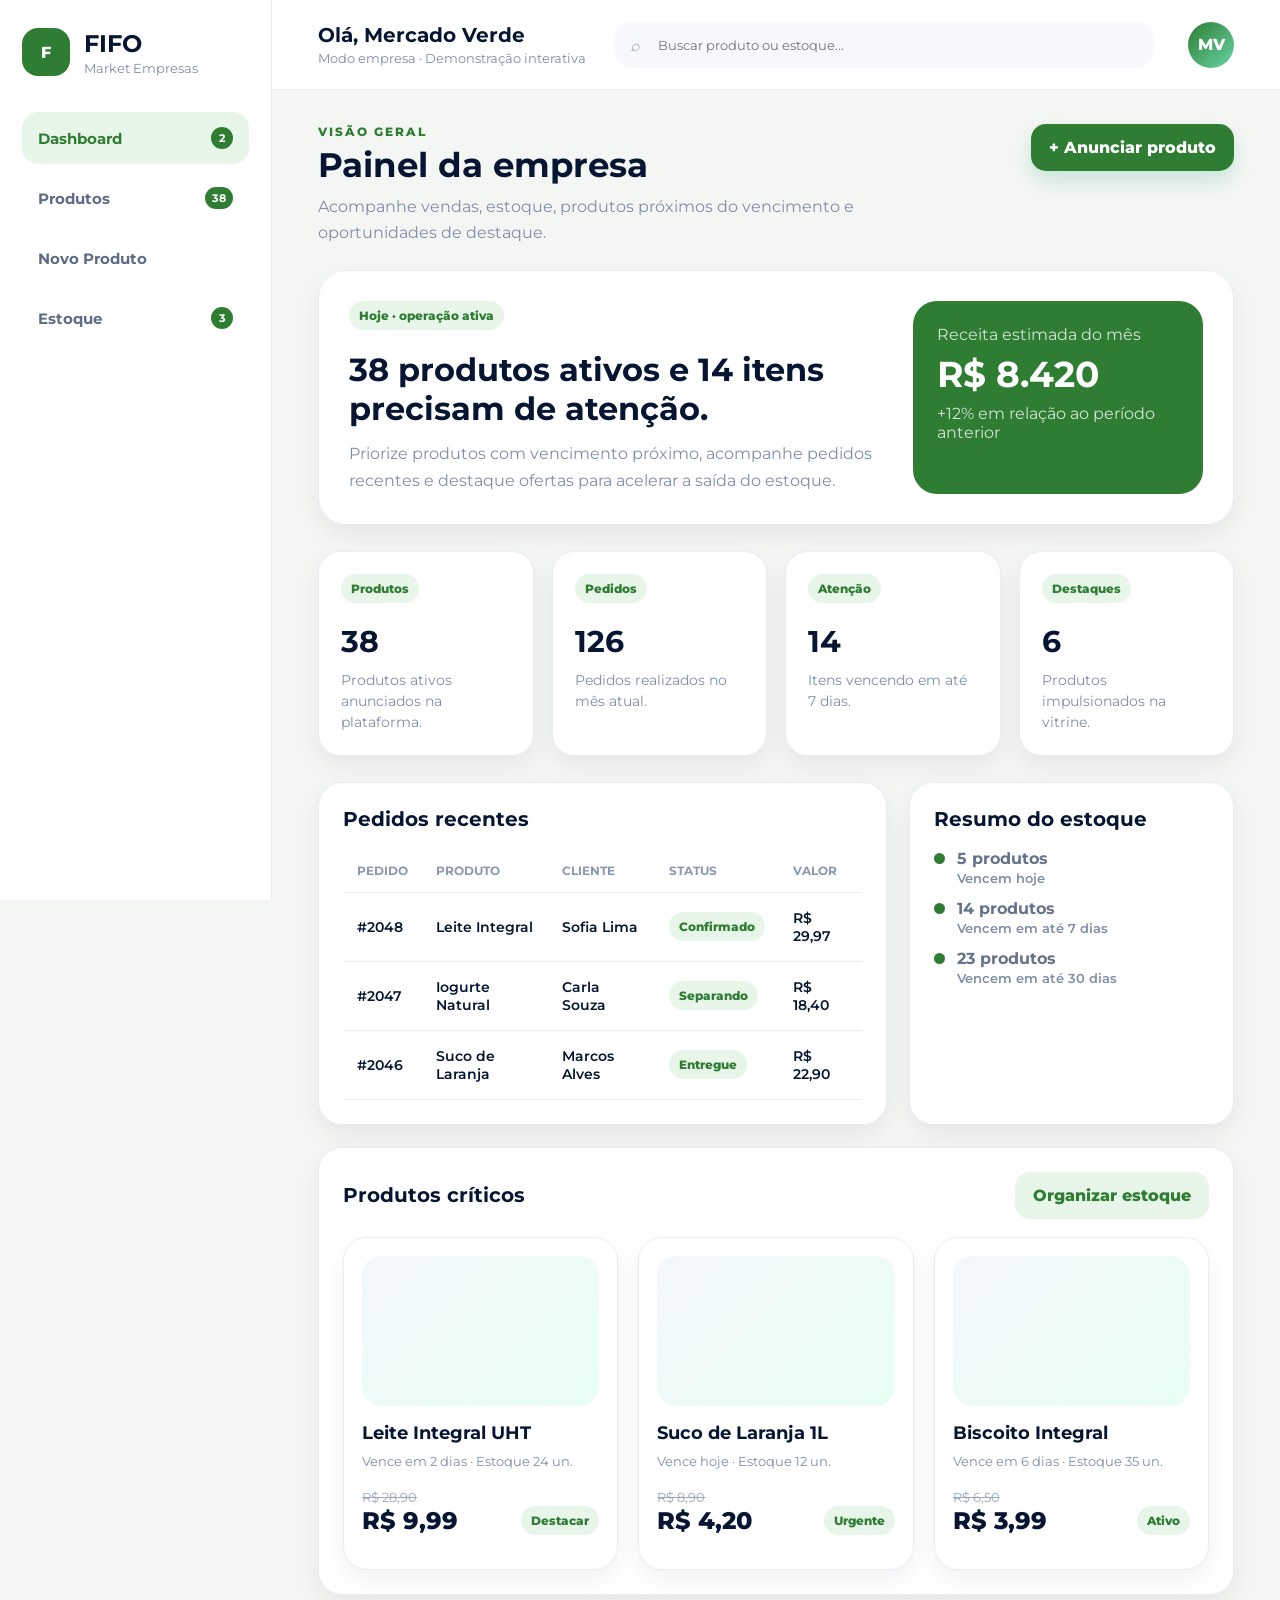
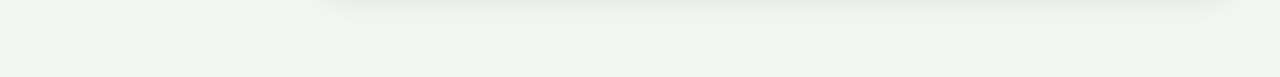
<file: empresa/index.html>
<!DOCTYPE html>

<html lang="pt-BR">

<head>
    <meta charset="utf-8" />
    <meta content="width=device-width, initial-scale=1.0" name="viewport" />
    <title>Dashboard | FIFO Market Empresas</title>
    <link href="../assets/css/empresa-style.css" rel="stylesheet" />
    <link href="../assets/css/empresa-index.css" rel="stylesheet" />
    <link rel="icon" type="image/png" href="../assets/img/favicon.png">
</head>

<body>
    <div class="app">
        <aside class="sidebar">
            <div class="brand">
                <div class="logo-mark">F</div>
                <div>
                    <h2>FIFO</h2><span>Market Empresas</span>
                </div>
            </div>
            <nav class="nav">
                <a class="active" href="index.html"><span>Dashboard</span><b class="badge">2</b></a>
                <a href="pages/produtos.html"><span>Produtos</span><b class="badge">38</b></a>
                <a href="pages/novo-produto.html"><span>Novo Produto</span></a>
                <a href="pages/estoque.html"><span>Estoque</span><b class="badge">3</b></a>
            </nav>
        </aside>
        <main class="main">
            <header class="topbar">
<button type="button" class="botao-menu" id="botaoMenu"><span></span><span></span><span></span></button>
                <div class="hello"><strong>Olá, Mercado Verde</strong><span>Modo empresa · Demonstração
                        interativa</span></div>
                <div class="search"><i>⌕</i><input placeholder="Buscar produto ou estoque..." /></div>
                <div class="top-actions">
                    <div class="avatar">MV</div>
                </div>
            </header>
            <section class="content">
                <div class="page-head">
                    <div>
                        <div class="eyebrow">Visão geral</div>
                        <h1>Painel da empresa</h1>
                        <p>Acompanhe vendas, estoque, produtos próximos do vencimento e oportunidades de destaque.</p>
                    </div><a class="btn" href="pages/novo-produto.html">+ Anunciar produto</a>
                </div>
                <div class="hero">
                    <div><span class="pill">Hoje · operação ativa</span>
                        <h2>38 produtos ativos e 14 itens precisam de atenção.</h2>
                        <p>Priorize produtos com vencimento próximo, acompanhe pedidos recentes e destaque ofertas para
                            acelerar a saída do estoque.</p>
                    </div>
                    <div class="hero-panel"><span>Receita estimada do mês</span><strong>R$ 8.420</strong><span>+12% em
                            relação ao período anterior</span></div>
                </div>
                <div class="metrics">
                    <div class="metric"><span class="pill">Produtos</span>
                        <h3>38</h3>
                        <p>Produtos ativos anunciados na plataforma.</p>
                    </div>
                    <div class="metric"><span class="pill">Pedidos</span>
                        <h3>126</h3>
                        <p>Pedidos realizados no mês atual.</p>
                    </div>
                    <div class="metric"><span class="pill">Atenção</span>
                        <h3>14</h3>
                        <p>Itens vencendo em até 7 dias.</p>
                    </div>
                    <div class="metric"><span class="pill">Destaques</span>
                        <h3>6</h3>
                        <p>Produtos impulsionados na vitrine.</p>
                    </div>
                </div>
                <div class="grid-2">
                    <div class="card">
                        <div class="card-title">
                            <h3>Pedidos recentes</h3>
                        </div>
                        <table class="table">
                            <tr>
                                <th>Pedido</th>
                                <th>Produto</th>
                                <th>Cliente</th>
                                <th>Status</th>
                                <th>Valor</th>
                            </tr>
                            <tr>
                                <td>#2048</td>
                                <td>Leite Integral</td>
                                <td>Sofia Lima</td>
                                <td><span class="status">Confirmado</span></td>
                                <td>R$ 29,97</td>
                            </tr>
                            <tr>
                                <td>#2047</td>
                                <td>Iogurte Natural</td>
                                <td>Carla Souza</td>
                                <td><span class="status">Separando</span></td>
                                <td>R$ 18,40</td>
                            </tr>
                            <tr>
                                <td>#2046</td>
                                <td>Suco de Laranja</td>
                                <td>Marcos Alves</td>
                                <td><span class="status">Entregue</span></td>
                                <td>R$ 22,90</td>
                            </tr>
                        </table>
                    </div>
                    <div class="card">
                        <div class="card-title">
                            <h3>Resumo do estoque</h3>
                        </div>
                        <div class="timeline">
                            <div><span class="dot"></span><span><b>5 produtos</b><br /><small class="muted">Vencem
                                        hoje</small></span></div>
                            <div><span class="dot"></span><span><b>14 produtos</b><br /><small class="muted">Vencem em
                                        até
                                        7 dias</small></span></div>
                            <div><span class="dot"></span><span><b>23 produtos</b><br /><small class="muted">Vencem em
                                        até
                                        30 dias</small></span></div>
                        </div>
                    </div>
                </div>
                <div class="card">
                    <div class="card-title">
                        <h3>Produtos críticos</h3><a class="btn soft" href="pages/estoque.html">Organizar estoque</a>
                    </div>
                    <div class="product-grid">
                        <div class="product">
                            <div class="product-img"></div>
                            <h3>Leite Integral UHT</h3>
                            <p>Vence em 2 dias · Estoque 24 un.</p>
                            <div class="price-row">
                                <div><span class="old">R$ 28,90</span>
                                    <div class="price">R$ 9,99</div>
                                </div><span class="status">Destacar</span>
                            </div>
                        </div>
                        <div class="product">
                            <div class="product-img"></div>
                            <h3>Suco de Laranja 1L</h3>
                            <p>Vence hoje · Estoque 12 un.</p>
                            <div class="price-row">
                                <div><span class="old">R$ 8,90</span>
                                    <div class="price">R$ 4,20</div>
                                </div><span class="status">Urgente</span>
                            </div>
                        </div>
                        <div class="product">
                            <div class="product-img"></div>
                            <h3>Biscoito Integral</h3>
                            <p>Vence em 6 dias · Estoque 35 un.</p>
                            <div class="price-row">
                                <div><span class="old">R$ 6,50</span>
                                    <div class="price">R$ 3,99</div>
                                </div><span class="status">Ativo</span>
                            </div>
                        </div>
                    </div>
                </div>
            </section>
        </main>
    </div>

<script>
const botaoMenu=document.getElementById('botaoMenu');
const sidebar=document.querySelector('.sidebar');
if(botaoMenu&&sidebar){
botaoMenu.addEventListener('click',()=>{
 botaoMenu.classList.toggle('ativo');
 sidebar.classList.toggle('ativo');
});
}
</script>
</body>

</html>
</file>
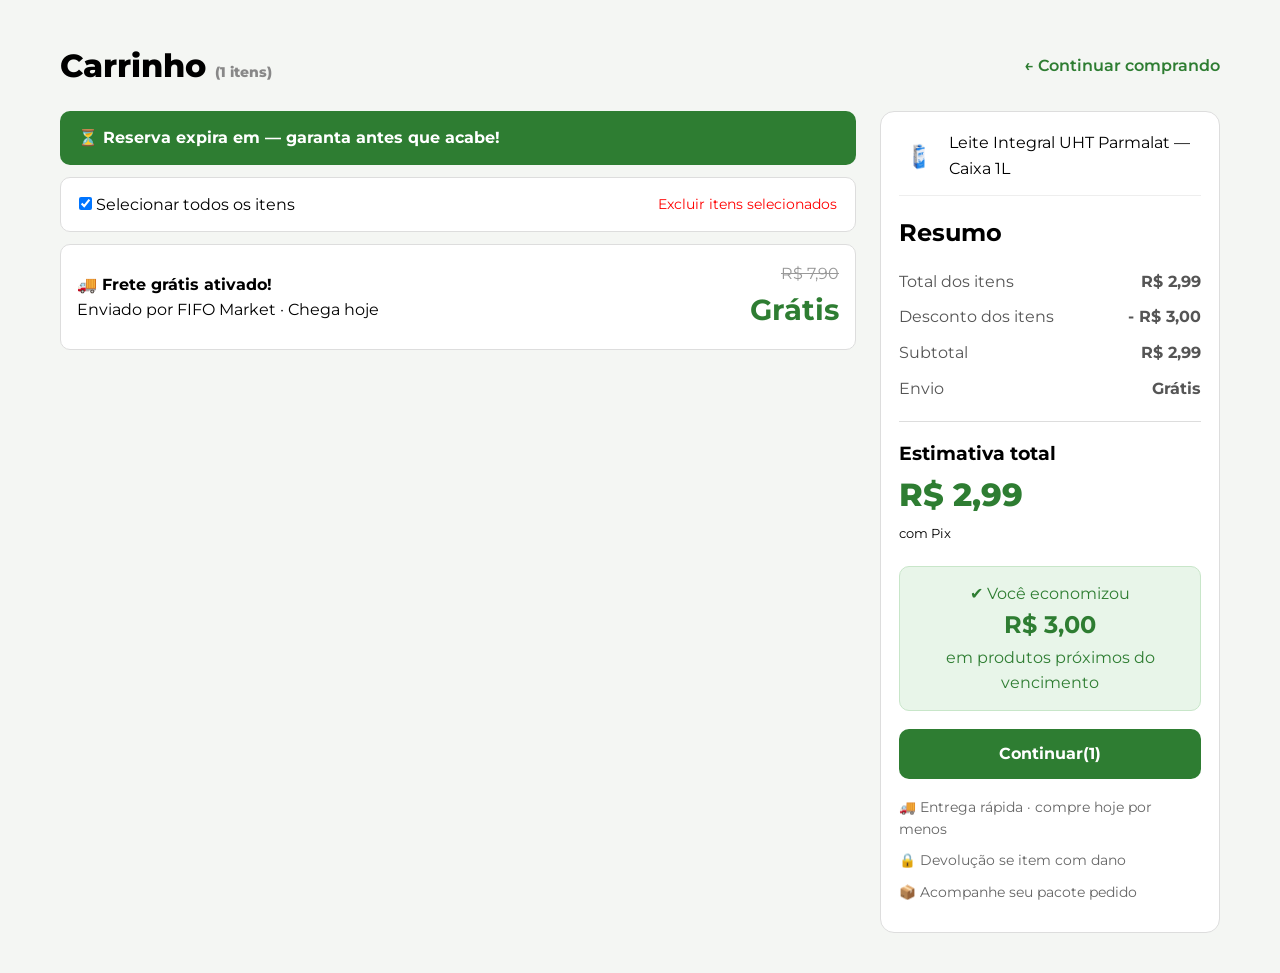
<file: pages/carrinho.html>
<!DOCTYPE html>
<html lang="en">

<head>
    <meta charset="UTF-8">
    <meta name="viewport" content="width=device-width, initial-scale=1.0">
    <title>Carrinho</title>
    <link rel="stylesheet" href="../assets/css/carrinho.css">
    <link href="https://fonts.googleapis.com/css2?family=Montserrat:ital,wght@0,100..900;1,100..900&display=swap"
        rel="stylesheet">
    <link rel="preconnect" href="https://fonts.googleapis.com">
    <link rel="preconnect" href="https://fonts.gstatic.com" crossorigin>
    <link rel="icon" type="image/png" href="../assets/img/favicon.png">
</head>

<body>
    <main class="pagina-carrinho">

        <section class="carrinho-container">

            <div class="cabecalho-carrinho">
                <h1>Carrinho <span>(1 itens)</span></h1>

                <a href="../index.html" class="link-continuar">
                    ← Continuar comprando
                </a>
            </div>

            <div class="grid-carrinho">

                <div class="area-itens-carrinho">

                    <div class="aviso-reserva">
                        ⏳ Reserva expira em — garanta antes que acabe!
                    </div>

                    <div class="barra-selecao">
                        <label>
                            <input type="checkbox" checked>
                            Selecionar todos os itens
                        </label>

                        <a href="#" class="excluir-selecionados">
                            Excluir itens selecionados
                        </a>
                    </div>

                    

                    <div class="card-frete">
                        <div>
                            <strong>🚚 Frete grátis ativado!</strong>
                            <p>Enviado por FIFO Market · Chega hoje</p>
                        </div>

                        <div class="valor-frete">
                            <span>R$ 7,90</span>
                            <strong>Grátis</strong>
                        </div>
                    </div>

                </div>

                <aside class="resumo-carrinho">

                    <div class="produto-resumo">
                        <img src="../assets/img/leite-Photoroom.png" alt="Leite Integral UHT Parmalat">
                        <span>Leite Integral UHT Parmalat — Caixa 1L</span>
                    </div>

                    <h2>Resumo</h2>

                    <div class="linha-resumo">
                        <span>Total dos itens</span>
                        <strong>R$ 2,99</strong>
                    </div>

                    <div class="linha-resumo">
                        <span>Desconto dos itens</span>
                        <strong>- R$ 3,00</strong>
                    </div>

                    <div class="linha-resumo">
                        <span>Subtotal</span>
                        <strong>R$ 2,99</strong>
                    </div>

                    <div class="linha-resumo">
                        <span>Envio</span>
                        <strong>Grátis</strong>
                    </div>

                    <div class="total-carrinho">
                        <span>Estimativa total</span>
                        <strong>R$ 2,99</strong>
                        <small>com Pix</small>
                    </div>

                    <div class="economia">
                        ✔ Você economizou
                        <strong>R$ 3,00</strong>
                        <span>em produtos próximos do vencimento</span>
                    </div>

                    <a href="pagamento.html" class="botao-continuar">
                        Continuar(1)
                    </a>

                    <ul class="beneficios-carrinho">
                        <li>🚚 Entrega rápida · compre hoje por menos</li>
                        <li>🔒 Devolução se item com dano</li>
                        <li>📦 Acompanhe seu pacote pedido</li>
                    </ul>

                </aside>

            </div>

        </section>

    </main>
</body>

</html>
</file>
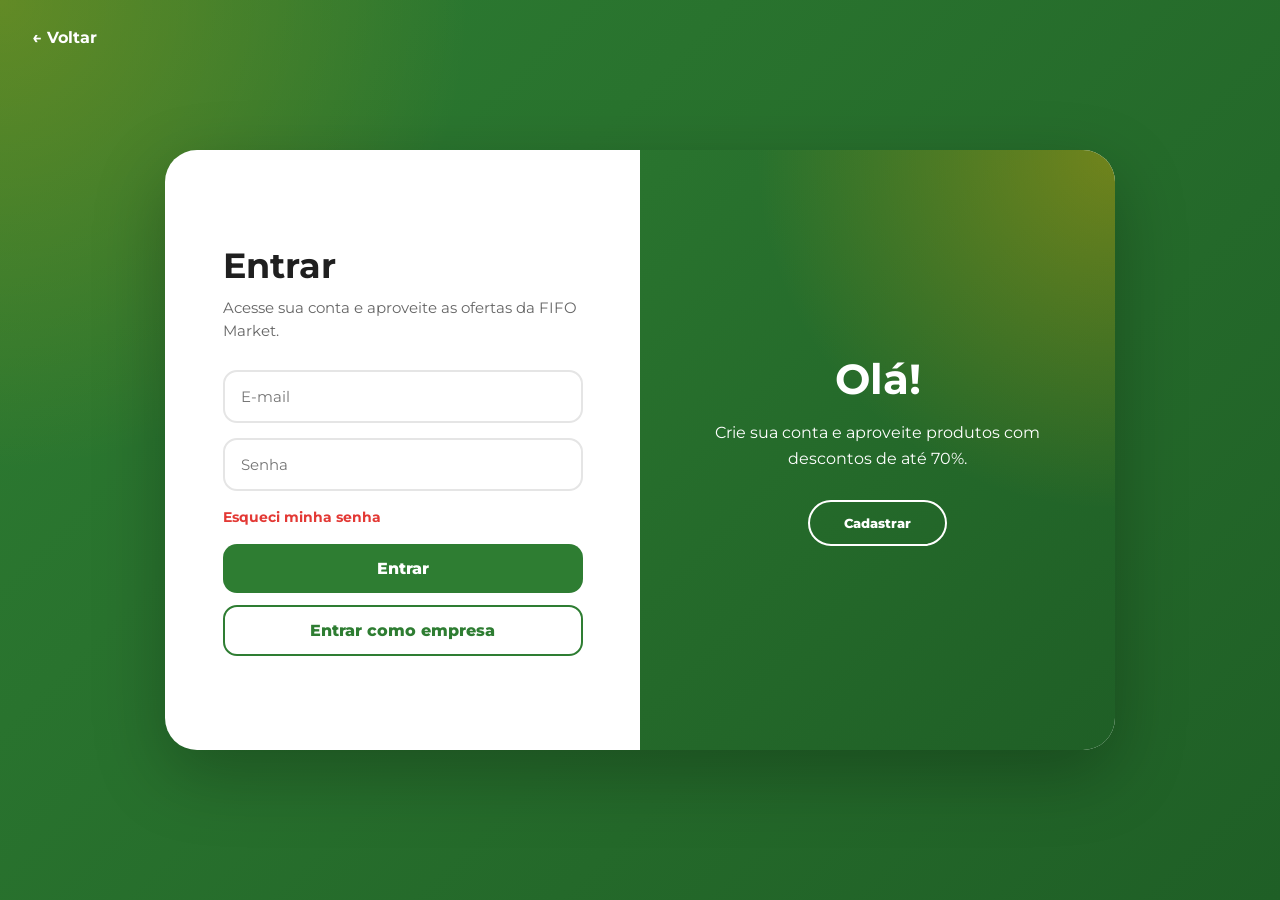
<file: pages/login.html>
<!DOCTYPE html>
<html lang="pt-br">

<head>
    <meta charset="UTF-8">
    <meta name="viewport" content="width=device-width, initial-scale=1.0">
    <title>Login | FIFO Market</title>

    <link rel="stylesheet" href="../assets/css/login.css">

    <link rel="preconnect" href="https://fonts.googleapis.com">
    <link rel="preconnect" href="https://fonts.gstatic.com" crossorigin>
    <link href="https://fonts.googleapis.com/css2?family=Montserrat:wght@100..900&display=swap" rel="stylesheet">
    <link rel="icon" type="image/png" href="../assets/img/favicon.png">
</head>

<body>

    <main class="auth-page">

        <a href="../index.html" class="voltar">← Voltar</a>

        <section class="container-login" id="containerLogin">

            <div class="form-container login">
                <form>
                    <h1>Entrar</h1>
                    <p class="form-text">Acesse sua conta e aproveite as ofertas da FIFO Market.</p>

                    <input type="email" placeholder="E-mail" required>
                    <input type="password" placeholder="Senha" required>

                    <a href="#" class="esqueci-senha">Esqueci minha senha</a>

                    <a href="../pages/perfil.html" class="btn-entrar">
    Entrar
</a>

                    <a href="../empresa/pages/login.html" class="btn-empresa">Entrar como empresa</a>

                    <p class="mobile-switch">
                        Ainda não tem conta?
                        <button type="button" id="abrirCadastroMobile">Cadastrar</button>
                    </p>
                </form>
            </div>

            <div class="form-container cadastro">
                <form>
                    <h1>Criar conta</h1>
                    <p class="form-text">Cadastre-se para economizar e evitar desperdícios.</p>

                    <input type="text" placeholder="Nome completo" required>
                    <input type="email" placeholder="E-mail" required>
                    <input type="password" placeholder="Senha" required>

                    <button type="submit">Cadastrar</button>

                    <p class="mobile-switch">
                        Já possui conta?
                        <button type="button" id="abrirLoginMobile">Entrar</button>
                    </p>
                </form>
            </div>

            <div class="switch-container">
                <div class="switch">

                    <div class="switch-panel switch-left">
                        <h1>Bem-vindo!</h1>
                        <p>Já possui uma conta? Entre para continuar comprando com economia.</p>
                        <button type="button" id="loginBtn">Entrar</button>
                    </div>

                    <div class="switch-panel switch-right">
                        <h1>Olá!</h1>
                        <p>Crie sua conta e aproveite produtos com descontos de até 70%.</p>
                        <button type="button" id="cadastroBtn">Cadastrar</button>
                    </div>

                </div>
            </div>

        </section>

    </main>

    <script>
        const container = document.getElementById("containerLogin");

        document.getElementById("cadastroBtn").addEventListener("click", () => {
            container.classList.add("active");
        });

        document.getElementById("loginBtn").addEventListener("click", () => {
            container.classList.remove("active");
        });

        document.getElementById("abrirCadastroMobile").addEventListener("click", () => {
            container.classList.add("active");
        });

        document.getElementById("abrirLoginMobile").addEventListener("click", () => {
            container.classList.remove("active");
        });
    </script>

</body>

</html>
</file>
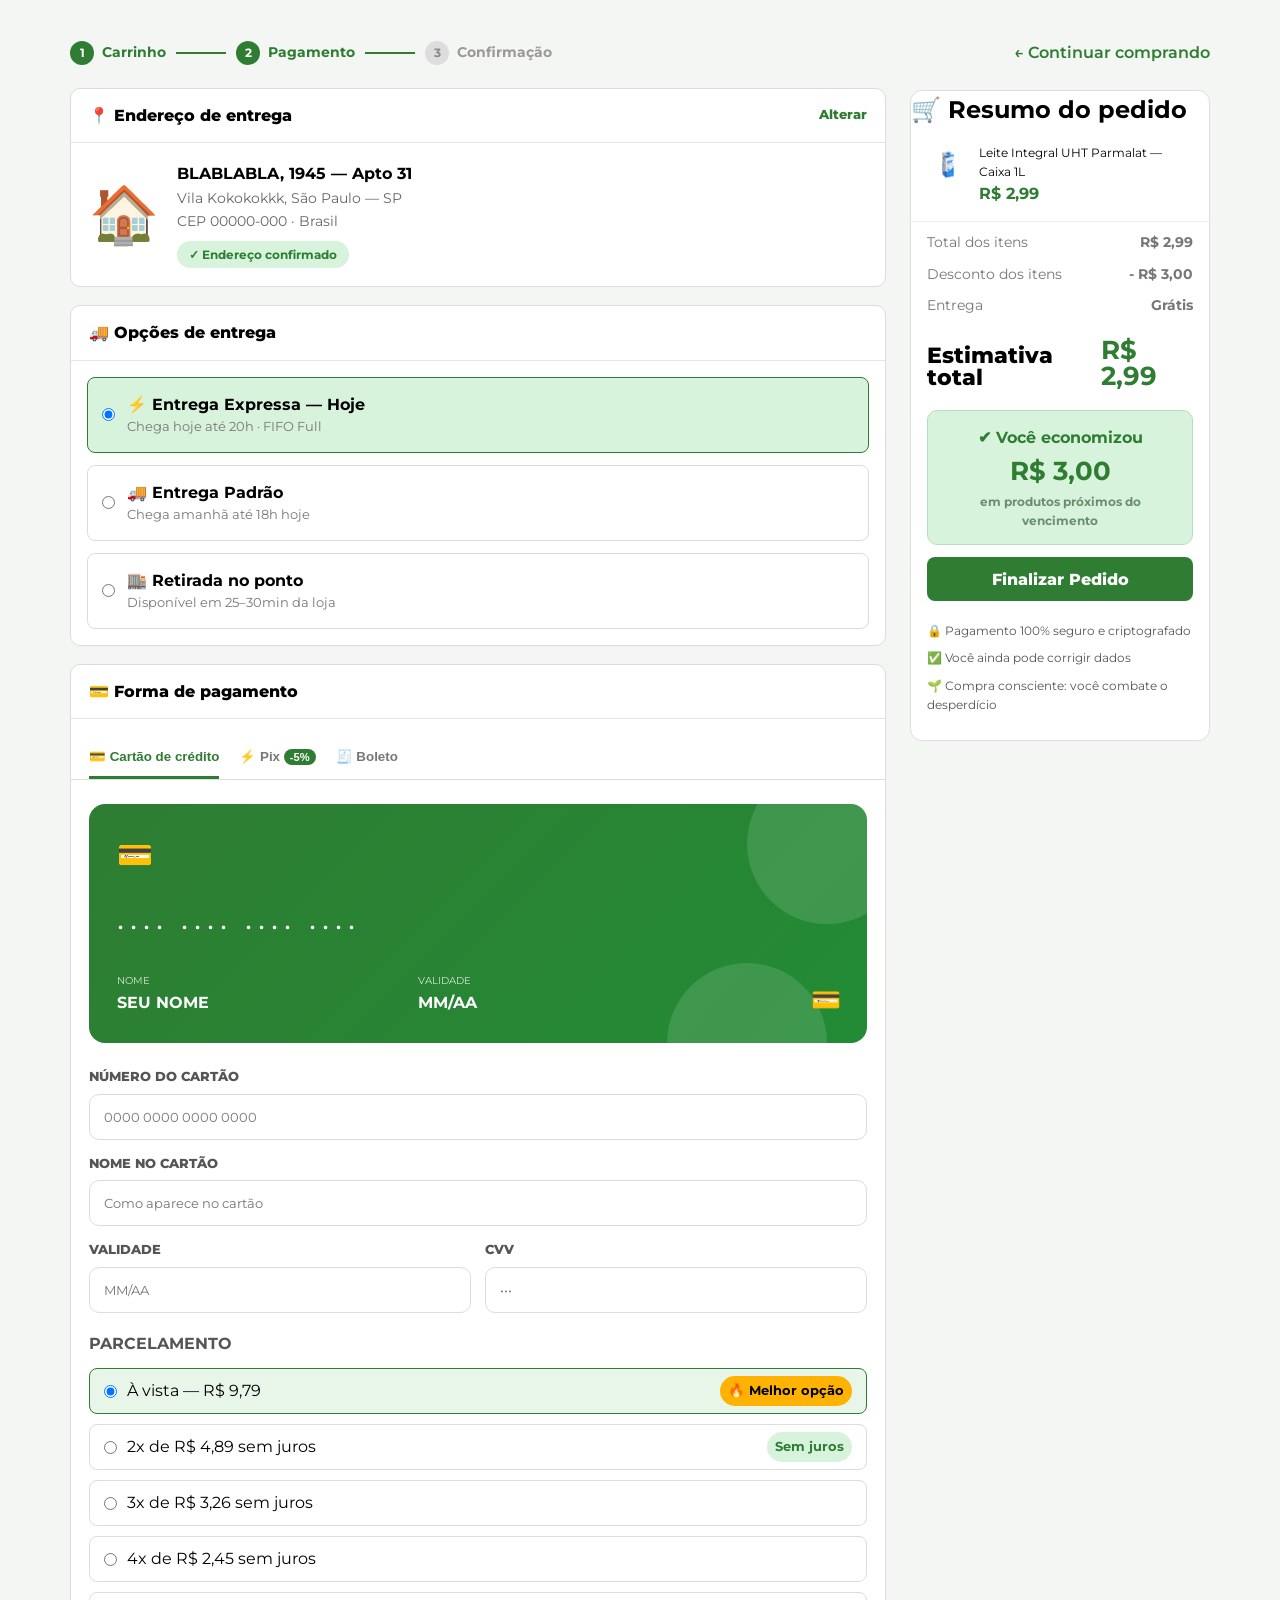
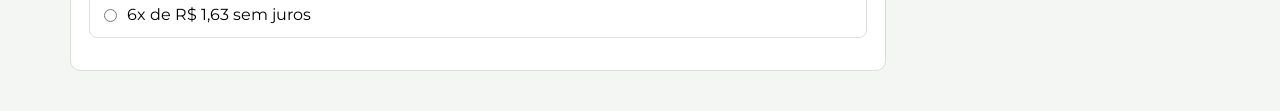
<file: pages/pagamento.html>
<!DOCTYPE html>
<html lang="pt-br">

<head>
    <meta charset="UTF-8">
    <meta name="viewport" content="width=device-width, initial-scale=1.0">
    <title>Pagamento | FIFO Market</title>
    <link rel="stylesheet" href="../assets/css/pagamento.css">
    <link href="https://fonts.googleapis.com/css2?family=Montserrat:ital,wght@0,100..900;1,100..900&display=swap"
        rel="stylesheet">
    <link rel="icon" type="image/png" href="../assets/img/favicon.png">
</head>

<body>
    <main class="pagina-pagamento">

        <div class="container pagamento-container">

            <div class="topo-pagamento">
                <div class="etapas-pagamento">
                    <div class="etapa concluida">
                        <span>1</span>
                        Carrinho
                    </div>

                    <div class="linha-etapa"></div>

                    <div class="etapa ativa">
                        <span>2</span>
                        Pagamento
                    </div>

                    <div class="linha-etapa"></div>

                    <div class="etapa">
                        <span>3</span>
                        Confirmação
                    </div>
                </div>

                <a href="../index.html" class="link-continuar">
                    ← Continuar comprando
                </a>
            </div>

            <div class="grid-pagamento">

                <div class="area-pagamento">

                    <section class="card-pagamento">
                        <div class="titulo-card-pagamento">
                            <h1>📍 Endereço de entrega</h1>
                            <a href="#">Alterar</a>
                        </div>

                        <div class="endereco-entrega">
                            <div class="icone-endereco">🏠</div>

                            <div>
                                <strong>BLABLABLA, 1945 — Apto 31</strong>
                                <p>Vila Kokokokkk, São Paulo — SP</p>
                                <p>CEP 00000-000 · Brasil</p>

                                <span class="selo-endereco">
                                    ✓ Endereço confirmado
                                </span>
                            </div>
                        </div>
                    </section>

                    <section class="card-pagamento">
                        <div class="titulo-card-pagamento">
                            <h2>🚚 Opções de entrega</h2>
                        </div>

                        <div class="opcoes-entrega">

                            <div class="opcao-entrega ativa">
                                <input type="radio" name="entrega" id="entregaExpressa" checked>

                                <div>
                                    <label for="entregaExpressa">
                                        <strong>⚡ Entrega Expressa — Hoje</strong>
                                    </label>

                                    <p>Chega hoje até 20h · FIFO Full</p>
                                </div>
                            </div>

                            <div class="opcao-entrega">
                                <input type="radio" name="entrega" id="entregaPadrao">

                                <div>
                                    <label for="entregaPadrao">
                                        <strong>🚚 Entrega Padrão</strong>
                                    </label>

                                    <p>Chega amanhã até 18h hoje</p>
                                </div>
                            </div>

                            <div class="opcao-entrega">
                                <input type="radio" name="entrega" id="retiradaPonto">

                                <div>
                                    <label for="retiradaPonto">
                                        <strong>🏬 Retirada no ponto</strong>
                                    </label>

                                    <p>Disponível em 25–30min da loja</p>
                                </div>
                            </div>

                        </div>
                    </section>

                    <section class="card-pagamento">
                        <div class="titulo-card-pagamento">
                            <h2>💳 Forma de pagamento</h2>
                        </div>

                        <div class="abas-pagamento">
                            <button type="button" class="aba-pagamento ativa">
                                💳 Cartão de crédito
                            </button>

                            <button type="button" class="aba-pagamento">
                                ⚡ Pix <span>-5%</span>
                            </button>

                            <button type="button" class="aba-pagamento">
                                🧾 Boleto
                            </button>
                        </div>

                        <div class="cartao-preview">
                            <div class="chip-cartao">💳</div>

                            <div class="numero-cartao">
                                •••• •••• •••• ••••
                            </div>

                            <div class="dados-cartao-preview">
                                <div>
                                    <small>Nome</small>
                                    <strong>SEU NOME</strong>
                                </div>

                                <div>
                                    <small>Validade</small>
                                    <strong>MM/AA</strong>
                                </div>
                            </div>

                            <div class="bandeira-cartao">💳</div>
                        </div>

                        <form class="formulario-pagamento">

                            <label>
                                Número do cartão
                                <input type="text" placeholder="0000 0000 0000 0000">
                            </label>

                            <label>
                                Nome no cartão
                                <input type="text" placeholder="Como aparece no cartão">
                            </label>

                            <div class="linha-formulario">
                                <label>
                                    Validade
                                    <input type="text" placeholder="MM/AA">
                                </label>

                                <label>
                                    CVV
                                    <input type="text" placeholder="•••">
                                </label>
                            </div>

                        </form>

                        <div class="parcelamento">
                            <h2>Parcelamento</h2>

                            <div class="opcao-parcela ativa">
                                <input type="radio" name="parcela" id="parcela1" checked>
                                <label for="parcela1">À vista — R$ 9,79</label>
                                <small>🔥 Melhor opção</small>
                            </div>

                            <div class="opcao-parcela">
                                <input type="radio" name="parcela" id="parcela2">
                                <label for="parcela2">2x de R$ 4,89 sem juros</label>
                                <small>Sem juros</small>
                            </div>

                            <div class="opcao-parcela">
                                <input type="radio" name="parcela" id="parcela3">
                                <label for="parcela3">3x de R$ 3,26 sem juros</label>
                            </div>

                            <div class="opcao-parcela">
                                <input type="radio" name="parcela" id="parcela4">
                                <label for="parcela4">4x de R$ 2,45 sem juros</label>
                            </div>

                            <div class="opcao-parcela">
                                <input type="radio" name="parcela" id="parcela6">
                                <label for="parcela6">6x de R$ 1,63 sem juros</label>
                            </div>
                        </div>
                    </section>
                </div>

                <aside class="resumo-pedido">
                    <h2>🛒 Resumo do pedido</h2>

                    <div class="produto-resumo-pagamento">
                        <img src="../assets/img/leite-Photoroom.png" alt="Leite Integral UHT Parmalat">

                        <div>
                            <p>Leite Integral UHT Parmalat — Caixa 1L</p>
                            <strong>R$ 2,99</strong>
                        </div>
                    </div>

                    <div class="linha-resumo">
                        <span>Total dos itens</span>
                        <strong>R$ 2,99</strong>
                    </div>

                    <div class="linha-resumo">
                        <span>Desconto dos itens</span>
                        <strong>- R$ 3,00</strong>
                    </div>

                    <div class="linha-resumo">
                        <span>Entrega</span>
                        <strong>Grátis</strong>
                    </div>

                    <div class="total-pagamento">
                        <span>Estimativa total</span>
                        <strong>R$ 2,99</strong>
                    </div>

                    <div class="economia">
                        ✔ Você economizou
                        <strong>R$ 3,00</strong>
                        <span>em produtos próximos do vencimento</span>
                    </div>

                    <a href="#" class="botao-finalizar-pedido">
                        Finalizar Pedido
                    </a>

                    <ul class="beneficios-carrinho">
                        <li>🔒 Pagamento 100% seguro e criptografado</li>
                        <li>✅ Você ainda pode corrigir dados</li>
                        <li>🌱 Compra consciente: você combate o desperdício</li>
                    </ul>
                </aside>

            </div>

        </div>

    </main>
</body>

</html>
</file>
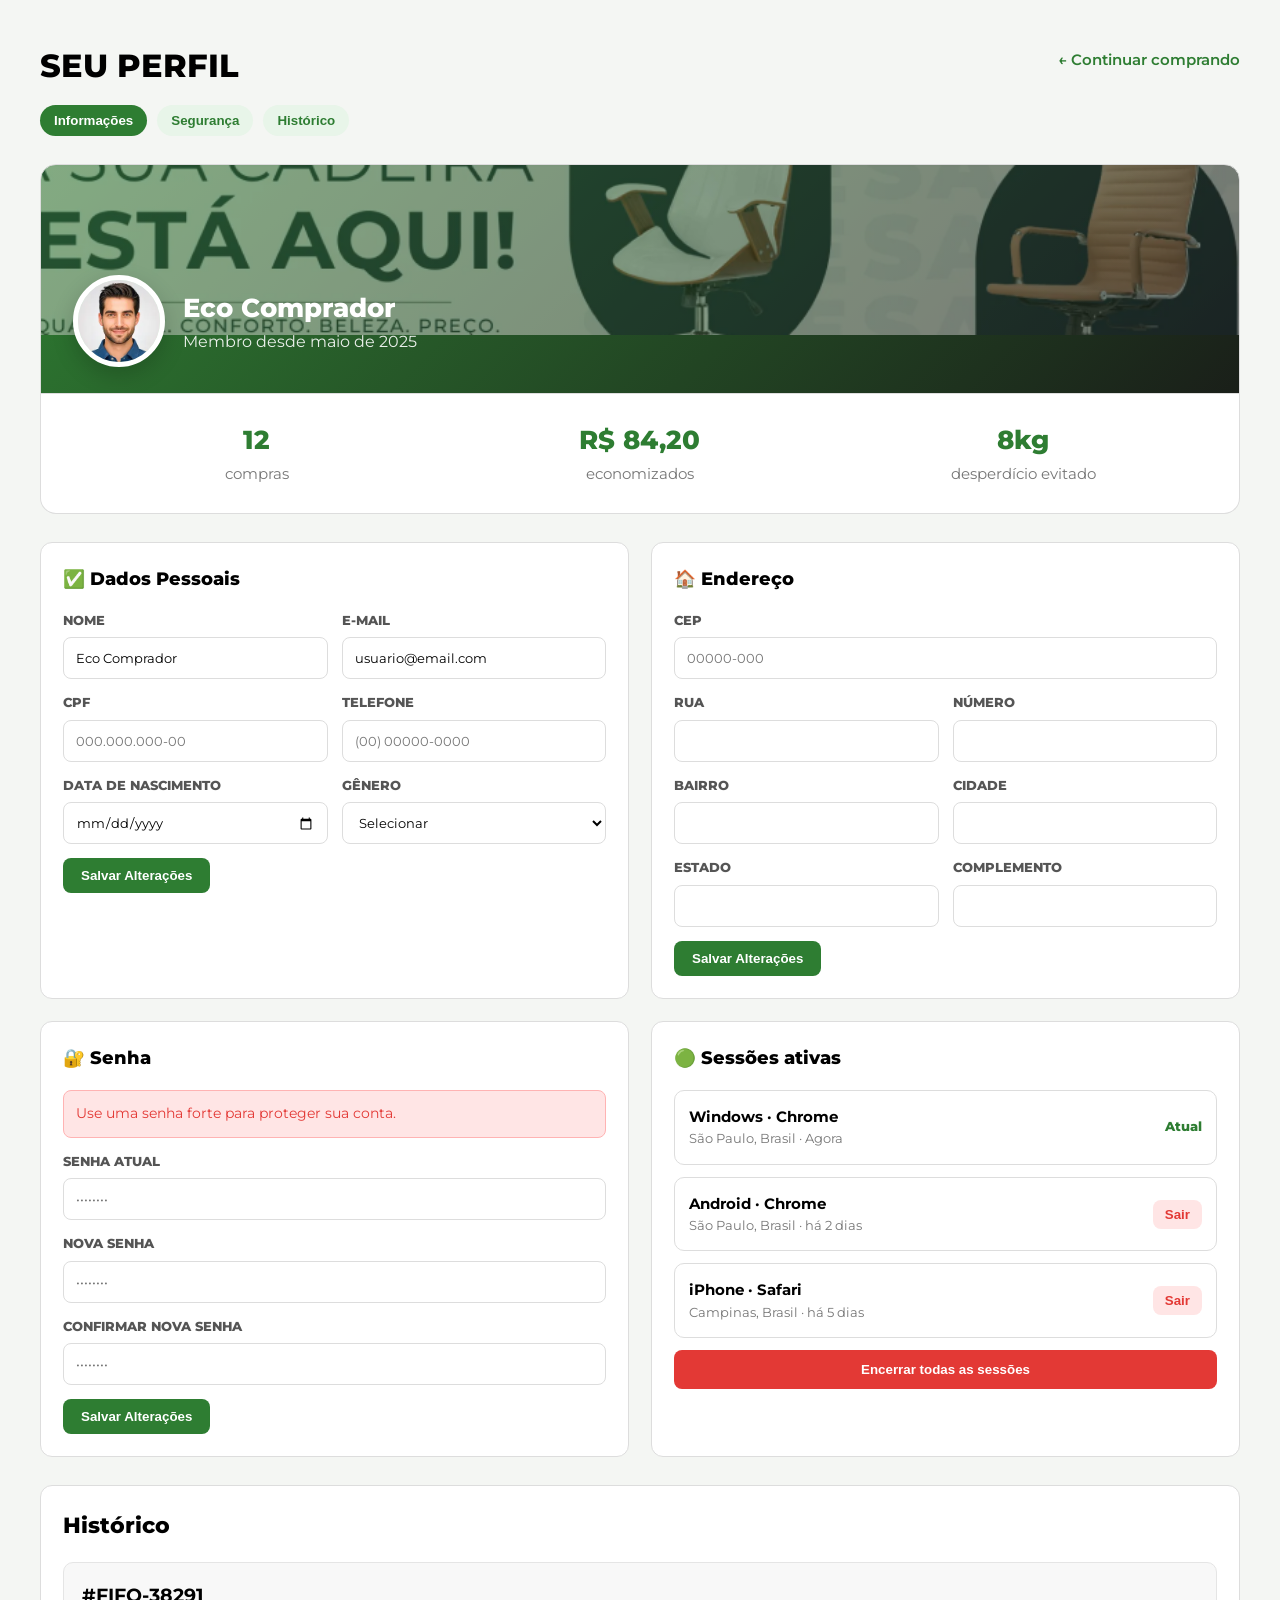
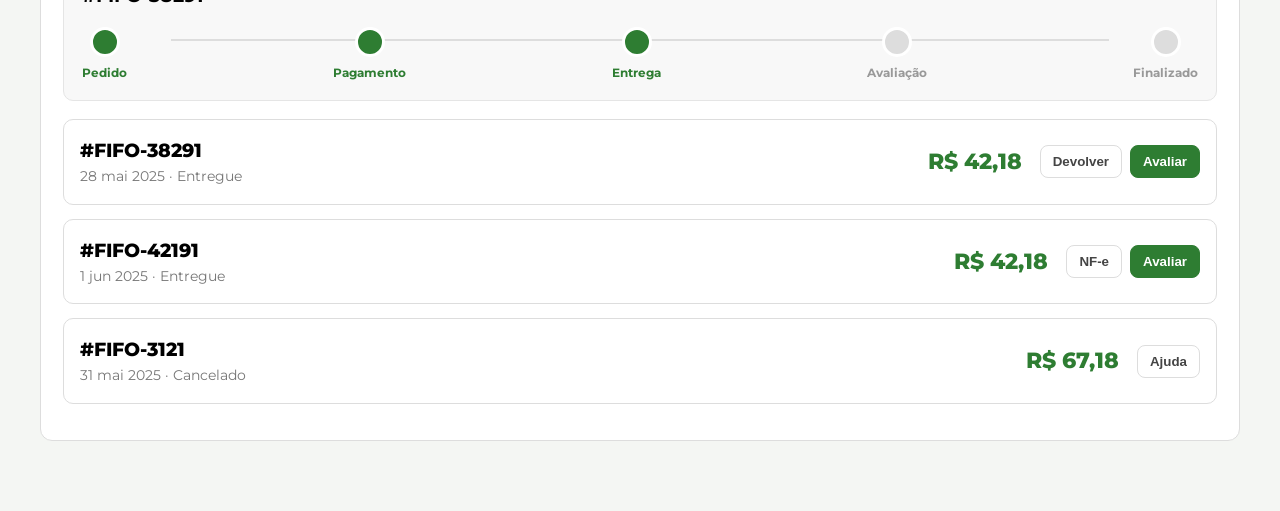
<file: pages/perfil.html>
<!DOCTYPE html>
<html lang="pt-br">

<head>
    <meta charset="UTF-8">
    <meta name="viewport" content="width=device-width, initial-scale=1.0">
    <title>Perfil</title>
    <link rel="stylesheet" href="../assets/css/perfil.css">
    <link href="https://fonts.googleapis.com/css2?family=Montserrat:ital,wght@0,100..900;1,100..900&display=swap"
        rel="stylesheet">
    <link rel="preconnect" href="https://fonts.googleapis.com">
    <link rel="preconnect" href="https://fonts.gstatic.com" crossorigin>
    <link rel="icon" type="image/png" href="../assets/img/favicon.png">
</head>

<body>
    <main class="pagina-perfil">

        <section class="container perfil-container">



            <div class="cabecalho-perfil">
                <div>
                    <h1>SEU PERFIL</h1>

                    <div class="abas-perfil">
                        <button type="button" class="aba-perfil ativa">Informações</button>
                        <button type="button" class="aba-perfil">Segurança</button>
                        <button type="button" class="aba-perfil">Histórico</button>
                    </div>
                </div>

                <div class="topo-perfil">
                    <a href="../index.html" class="voltar-home">
                        ← Continuar comprando
                    </a>
                </div>
            </div>

            <section class="banner-perfil">
                <img src="../assets/img/banner-perfil.png" alt="Banner do perfil">


                <div class="dados-usuario">


                    <div class="avatar-usuario">
                        <img src="../assets/img/avatar.png" alt="Foto do usuário">
                    </div>



                    <div>
                        <h2>Eco Comprador</h2>
                        <p>Membro desde maio de 2025</p>
                    </div>
                </div>
            </section>

            <section class="estatisticas-perfil">
                <div>
                    <strong>12</strong>
                    <span>compras</span>
                </div>

                <div>
                    <strong>R$ 84,20</strong>
                    <span>economizados</span>
                </div>

                <div>
                    <strong>8kg</strong>
                    <span>desperdício evitado</span>
                </div>
            </section>

            <section class="grid-perfil">

                <div class="card-perfil">
                    <h3>✅ Dados Pessoais</h3>

                    <form class="formulario-perfil">

                        <div class="linha-formulario">
                            <label>
                                Nome
                                <input type="text" value="Eco Comprador">
                            </label>

                            <label>
                                E-mail
                                <input type="email" value="usuario@email.com">
                            </label>
                        </div>

                        <div class="linha-formulario">
                            <label>
                                CPF
                                <input type="text" placeholder="000.000.000-00">
                            </label>

                            <label>
                                Telefone
                                <input type="text" placeholder="(00) 00000-0000">
                            </label>
                        </div>

                        <div class="linha-formulario">
                            <label>
                                Data de nascimento
                                <input type="date">
                            </label>

                            <label>
                                Gênero
                                <select>
                                    <option>Selecionar</option>
                                    <option>Feminino</option>
                                    <option>Masculino</option>
                                    <option>Prefiro não informar</option>
                                </select>
                            </label>
                        </div>

                        <button type="submit" class="botao-salvar">
                            Salvar Alterações
                        </button>

                    </form>
                </div>

                <div class="card-perfil">
                    <h3>🏠 Endereço</h3>

                    <form class="formulario-perfil">

                        <label>
                            CEP
                            <input type="text" placeholder="00000-000">
                        </label>

                        <div class="linha-formulario">
                            <label>
                                Rua
                                <input type="text">
                            </label>

                            <label>
                                Número
                                <input type="text">
                            </label>
                        </div>

                        <div class="linha-formulario">
                            <label>
                                Bairro
                                <input type="text">
                            </label>

                            <label>
                                Cidade
                                <input type="text">
                            </label>
                        </div>

                        <div class="linha-formulario">
                            <label>
                                Estado
                                <input type="text">
                            </label>

                            <label>
                                Complemento
                                <input type="text">
                            </label>
                        </div>

                        <button type="submit" class="botao-salvar">
                            Salvar Alterações
                        </button>

                    </form>
                </div>

                <div class="card-perfil">
                    <h3>🔐 Senha</h3>

                    <div class="alerta-perfil">
                        Use uma senha forte para proteger sua conta.
                    </div>

                    <form class="formulario-perfil">

                        <label>
                            Senha atual
                            <input type="password" placeholder="••••••••">
                        </label>

                        <label>
                            Nova senha
                            <input type="password" placeholder="••••••••">
                        </label>

                        <label>
                            Confirmar nova senha
                            <input type="password" placeholder="••••••••">
                        </label>

                        <button type="submit" class="botao-salvar">
                            Salvar Alterações
                        </button>

                    </form>
                </div>

                <div class="card-perfil">
                    <h3>🟢 Sessões ativas</h3>

                    <div class="sessao-ativa">
                        <div>
                            <strong>Windows · Chrome</strong>
                            <p>São Paulo, Brasil · Agora</p>
                        </div>

                        <span>Atual</span>
                    </div>

                    <div class="sessao-ativa">
                        <div>
                            <strong>Android · Chrome</strong>
                            <p>São Paulo, Brasil · há 2 dias</p>
                        </div>

                        <button type="button">Sair</button>
                    </div>

                    <div class="sessao-ativa">
                        <div>
                            <strong>iPhone · Safari</strong>
                            <p>Campinas, Brasil · há 5 dias</p>
                        </div>

                        <button type="button">Sair</button>
                    </div>

                    <button type="button" class="botao-encerrar">
                        Encerrar todas as sessões
                    </button>
                </div>

            </section>

            <section class="historico-perfil">

                <h2>Histórico</h2>

                <div class="timeline-pedido">
                    <h3>#FIFO-38291</h3>

                    <div class="etapas-pedido">
                        <span class="etapa-pedido ativa">Pedido</span>
                        <span class="etapa-pedido ativa">Pagamento</span>
                        <span class="etapa-pedido ativa">Entrega</span>
                        <span class="etapa-pedido">Avaliação</span>
                        <span class="etapa-pedido">Finalizado</span>
                    </div>
                </div>

                <div class="card-pedido">
                    <div>
                        <h3>#FIFO-38291</h3>
                        <p>28 mai 2025 · Entregue</p>
                    </div>

                    <strong>R$ 42,18</strong>

                    <div class="acoes-pedido">
                        <button type="button">Devolver</button>
                        <button type="button" class="ativo">Avaliar</button>
                    </div>
                </div>

                <div class="card-pedido">
                    <div>
                        <h3>#FIFO-42191</h3>
                        <p>1 jun 2025 · Entregue</p>
                    </div>

                    <strong>R$ 42,18</strong>

                    <div class="acoes-pedido">
                        <button type="button">NF-e</button>
                        <button type="button" class="ativo">Avaliar</button>
                    </div>
                </div>

                <div class="card-pedido">
                    <div>
                        <h3>#FIFO-3121</h3>
                        <p>31 mai 2025 · Cancelado</p>
                    </div>

                    <strong>R$ 67,18</strong>

                    <div class="acoes-pedido">
                        <button type="button">Ajuda</button>
                    </div>
                </div>

            </section>

        </section>

    </main>
</body>

</html>
</file>
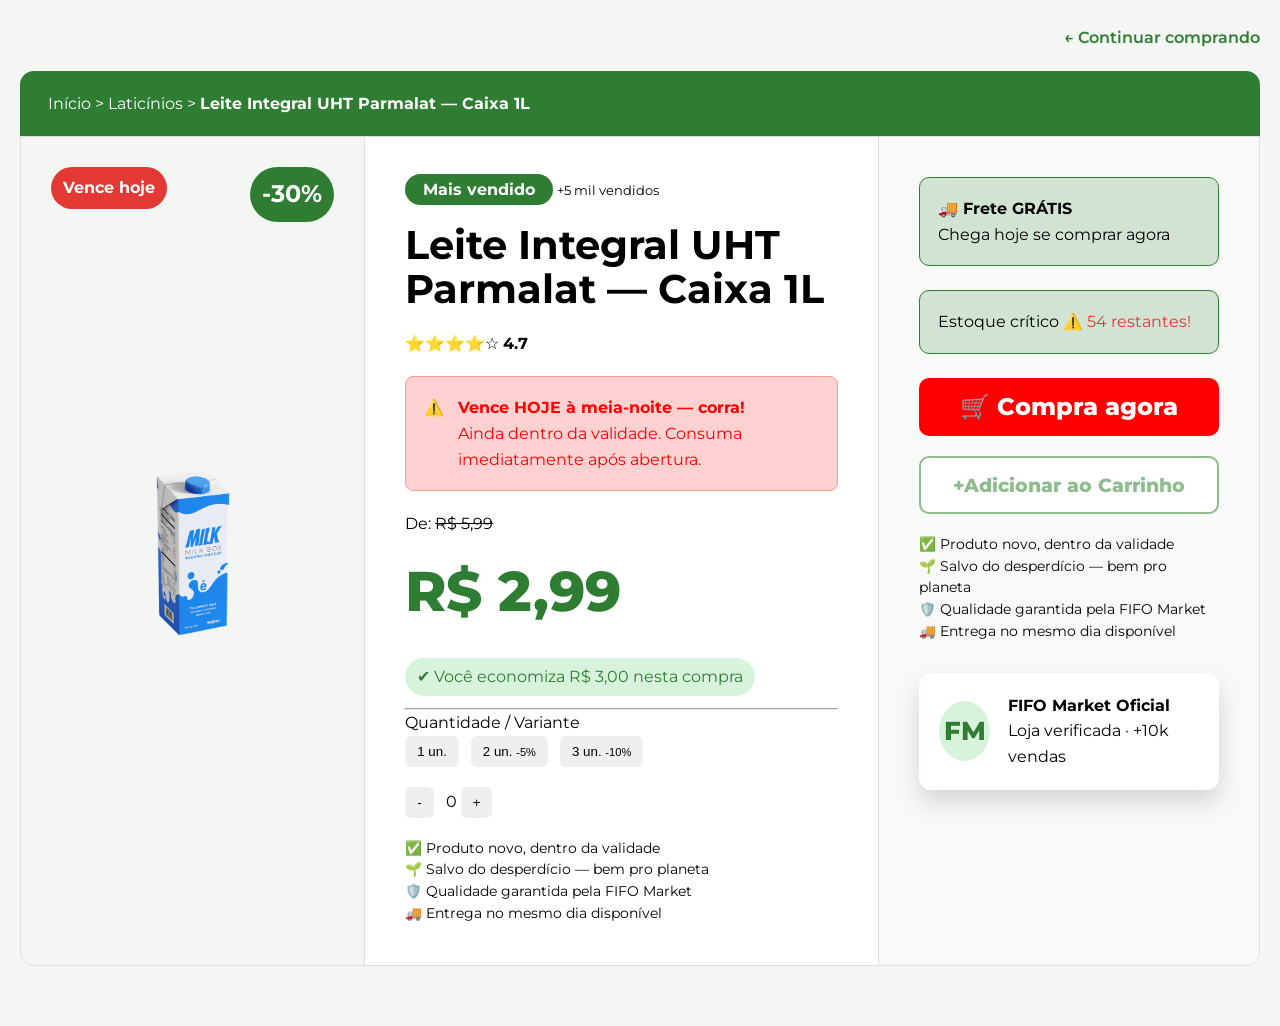
<file: pages/produto.html>
<!DOCTYPE html>
<html lang="pt-br">

<head>
    <meta charset="UTF-8">
    <meta name="viewport" content="width=device-width, initial-scale=1.0">
    <title>Produto | FIFO Market</title>

    <link rel="stylesheet" href="../assets/css/style.css">
    <link rel="stylesheet" href="../assets/css/produto.css">

    <link rel="preconnect" href="https://fonts.googleapis.com">
    <link rel="preconnect" href="https://fonts.gstatic.com" crossorigin>
    <link href="https://fonts.googleapis.com/css2?family=Montserrat:wght@100..900&display=swap" rel="stylesheet">
    <link rel="icon" type="image/png" href="../assets/img/favicon.png">
</head>

<body>

    <main class="pagina-produto">

        <section class="container produto-container">

            <a href="../index.html" class="voltar-produto">
                ← Continuar comprando
            </a>

            <div class="topo-produto">
                <span>Início &gt; Laticínios &gt;</span>
                <strong>Leite Integral UHT Parmalat — Caixa 1L</strong>
            </div>

            <div class="grid-produto-detalhe">

                <div class="imagem-produto-detalhe">
                    <span class="selo-vencimento">Vence hoje</span>
                    <span class="selo-desconto">-30%</span>

                    <img src="../assets/img/leite-Photoroom.png" alt="Leite Integral UHT Parmalat">
                </div>

                <div class="info-produto-detalhe">

                    <div class="selos-produto">
                        <span>Mais vendido</span>
                        <small>+5 mil vendidos</small>
                    </div>

                    <h1>Leite Integral UHT Parmalat — Caixa 1L</h1>

                    <div class="avaliacao-produto">
                        ⭐⭐⭐⭐☆ <strong>4.7</strong>
                    </div>

                    <div class="alerta-produto">
                        ⚠️
                        <div>
                            <strong>Vence HOJE à meia-noite — corra!</strong>
                            <p>Ainda dentro da validade. Consuma imediatamente após abertura.</p>
                        </div>
                    </div>

                    <p class="preco-de">De: <s>R$ 5,99</s></p>

                    <strong class="preco-modal" id="preco"">R$ 2,99</strong>

                    <div class="economia-modal">
                        ✔ Você economiza R$ 3,00 nesta compra
                    </div>

                    <hr>

                    <div class="variantes-produto">
                        <p>Quantidade / Variante</p>

                        <button type="button" id="adicao1">1 un.</button>
                        <button type="button" id="adicao2">2 un. <small>-5%</small></button>
                        <button type="button" id="adicao3" >3 un. <small>-10%</small></button>
                    </div>

                    <div class="quantidade-modal">
                        <button type="button" id="subtracao">-</button>
                        <span id="number">0</span>
                        <button type="button" id="adicao">+</button>
                    </div>

                    <ul class="lista-beneficios">
                        <li>✅ Produto novo, dentro da validade</li>
                        <li>🌱 Salvo do desperdício — bem pro planeta</li>
                        <li>🛡️ Qualidade garantida pela FIFO Market</li>
                        <li>🚚 Entrega no mesmo dia disponível</li>
                    </ul>

                </div>

                <aside class="compra-produto-detalhe">

                    <div class="frete-modal">
                        <strong>🚚 Frete GRÁTIS</strong>
                        <p>Chega hoje se comprar agora</p>
                    </div>

                    <div class="estoque-modal">
                        Estoque crítico ⚠️
                        <span class="unidades-restantes">54 restantes!</span>
                    </div>

                    <a href="carrinho.html" class="botao-comprar-modal">
                        🛒 Compra agora
                    </a>

                    <a href="#" class="botao-add-carrinho">
                        +Adicionar ao Carrinho
                    </a>

                    <ul class="lista-beneficios">
                        <li>✅ Produto novo, dentro da validade</li>
                        <li>🌱 Salvo do desperdício — bem pro planeta</li>
                        <li>🛡️ Qualidade garantida pela FIFO Market</li>
                        <li>🚚 Entrega no mesmo dia disponível</li>
                    </ul>

                    <div class="card-loja-modal">
                        <div class="avatar-loja">FM</div>

                        <div>
                            <strong>FIFO Market Oficial</strong>
                            <p>Loja verificada · +10k vendas</p>
                        </div>
                    </div>

                </aside>

            </div>

        </section>

    </main>
    <script src="../assets/js/script.js"></script>

</body>



</html>
</file>
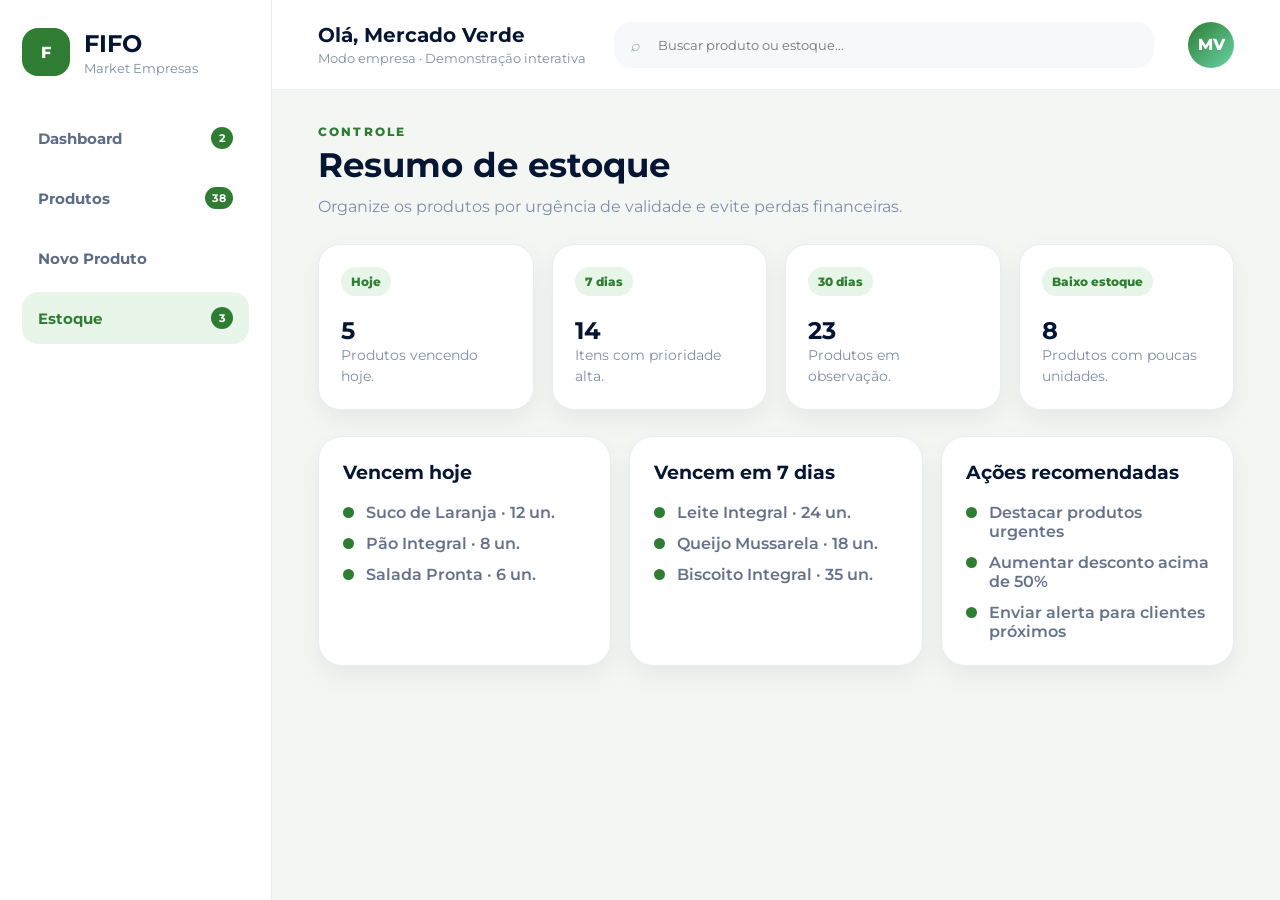
<file: empresa/pages/estoque.html>
<!DOCTYPE html>
<html lang="pt-BR">
<head>
    <meta charset="utf-8" />
    <meta content="width=device-width, initial-scale=1.0" name="viewport" />
    <title>Estoque | FIFO Market Empresas</title>
    <link href="../../assets/css/empresa-style.css" rel="stylesheet" />
    <link href="../../assets/css/empresa-estoque.css" rel="stylesheet" />
    <link rel="icon" type="image/png" href="../assets/img/favicon.png">
</head>

<body>
    <div class="app">
        <aside class="sidebar">
            <div class="brand">
                <div class="logo-mark">F</div>
                <div>
                    <h2>FIFO</h2><span>Market Empresas</span>
                </div>
            </div>
            <nav class="nav">
                <a href="../index.html"><span>Dashboard</span><b class="badge">2</b></a>
                <a href="produtos.html"><span>Produtos</span><b class="badge">38</b></a>
                <a href="novo-produto.html"><span>Novo Produto</span></a>
                <a class="active" href="estoque.html"><span>Estoque</span><b class="badge">3</b></a>
            </nav>
        </aside>
        <main class="main">
            <header class="topbar">
<button type="button" class="botao-menu" id="botaoMenu"><span></span><span></span><span></span></button>
                <div class="hello"><strong>Olá, Mercado Verde</strong><span>Modo empresa · Demonstração
                        interativa</span></div>
                <div class="search"><i>⌕</i><input placeholder="Buscar produto ou estoque..." /></div>
                <div class="top-actions">
                    <div class="avatar">MV</div>
                </div>
            </header>
            <section class="content">
                <div class="page-head">
                    <div>
                        <div class="eyebrow">Controle</div>
                        <h1>Resumo de estoque</h1>
                        <p>Organize os produtos por urgência de validade e evite perdas financeiras.</p>
                    </div>
                </div>
                <div class="metrics">
                    <div class="metric"><span class="pill">Hoje</span>
                        <h2>5</h2>
                        <p>Produtos vencendo hoje.</p>
                    </div>
                    <div class="metric"><span class="pill">7 dias</span>
                        <h2>14</h2>
                        <p>Itens com prioridade alta.</p>
                    </div>
                    <div class="metric"><span class="pill">30 dias</span>
                        <h2>23</h2>
                        <p>Produtos em observação.</p>
                    </div>
                    <div class="metric"><span class="pill">Baixo estoque</span>
                        <h2>8</h2>
                        <p>Produtos com poucas unidades.</p>
                    </div>
                </div>
                <div class="grid-3">
                    <div class="card">
                        <h3>Vencem hoje</h3><br />
                        <div class="timeline">
                            <div><span class="dot"></span>Suco de Laranja · 12 un.</div>
                            <div><span class="dot"></span>Pão Integral · 8 un.</div>
                            <div><span class="dot"></span>Salada Pronta · 6 un.</div>
                        </div>
                    </div>
                    <div class="card">
                        <h3>Vencem em 7 dias</h3><br />
                        <div class="timeline">
                            <div><span class="dot"></span>Leite Integral · 24 un.</div>
                            <div><span class="dot"></span>Queijo Mussarela · 18 un.</div>
                            <div><span class="dot"></span>Biscoito Integral · 35 un.</div>
                        </div>
                    </div>
                    <div class="card">
                        <h3>Ações recomendadas</h3><br />
                        <div class="timeline">
                            <div><span class="dot"></span>Destacar produtos urgentes</div>
                            <div><span class="dot"></span>Aumentar desconto acima de 50%</div>
                            <div><span class="dot"></span>Enviar alerta para clientes próximos</div>
                        </div>
                    </div>
                </div>
            </section>
        </main>
    </div>

<script>
const botaoMenu=document.getElementById('botaoMenu');
const sidebar=document.querySelector('.sidebar');
if(botaoMenu&&sidebar){
botaoMenu.addEventListener('click',()=>{
 botaoMenu.classList.toggle('ativo');
 sidebar.classList.toggle('ativo');
});
}
</script>
</body>

</html>
</file>
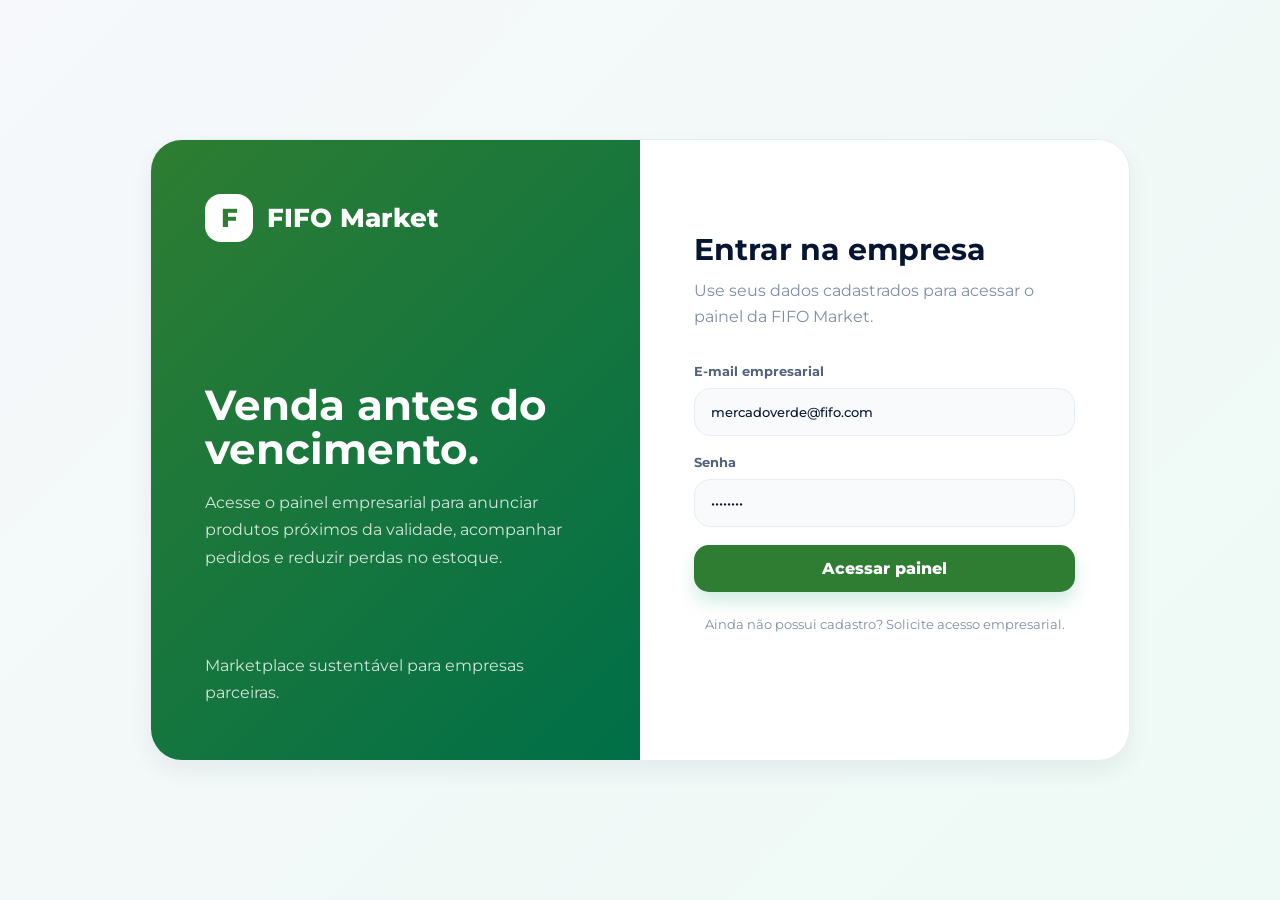
<file: empresa/pages/login.html>
<!DOCTYPE html>

<html lang="pt-BR">

<head>
    <meta charset="utf-8" />
    <meta content="width=device-width, initial-scale=1.0" name="viewport" />
    <title>Login | FIFO Market Empresas</title>
    <link href="../../assets/css/empresa-style.css" rel="stylesheet" />
    <link href="../../assets/css/empresa-login.css" rel="stylesheet" />
    <link rel="icon" type="image/png" href="../assets/img/favicon.png">
</head>

<body class="login-body">
    <div class="login-card">
        <section class="login-brand">
            <div class="logo-box">
                <div class="logo-mark">F</div><span>FIFO Market</span>
            </div>
            <div>
                <h1>Venda antes do vencimento.</h1>
                <p>Acesse o painel empresarial para anunciar produtos próximos da validade, acompanhar pedidos e reduzir
                    perdas no estoque.</p>
            </div>
            <p>Marketplace sustentável para empresas parceiras.</p>
        </section>
        <section class="login-form">
            <h2>Entrar na empresa</h2>
            <p>Use seus dados cadastrados para acessar o painel da FIFO Market.</p>
            <div class="field"><label>E-mail empresarial</label><input value="mercadoverde@fifo.com" /></div>
            <div class="field"><label>Senha</label><input type="password" value="12345678" /></div><a class="btn"
                href="../index.html">Acessar painel</a>
            <p class="login-small">Ainda não possui cadastro? Solicite acesso empresarial.</p>
        </section>
    </div>

<script>
const botaoMenu=document.getElementById('botaoMenu');
const sidebar=document.querySelector('.sidebar');
if(botaoMenu&&sidebar){
botaoMenu.addEventListener('click',()=>{
 botaoMenu.classList.toggle('ativo');
 sidebar.classList.toggle('ativo');
});
}
</script>
</body>

</html>
</file>
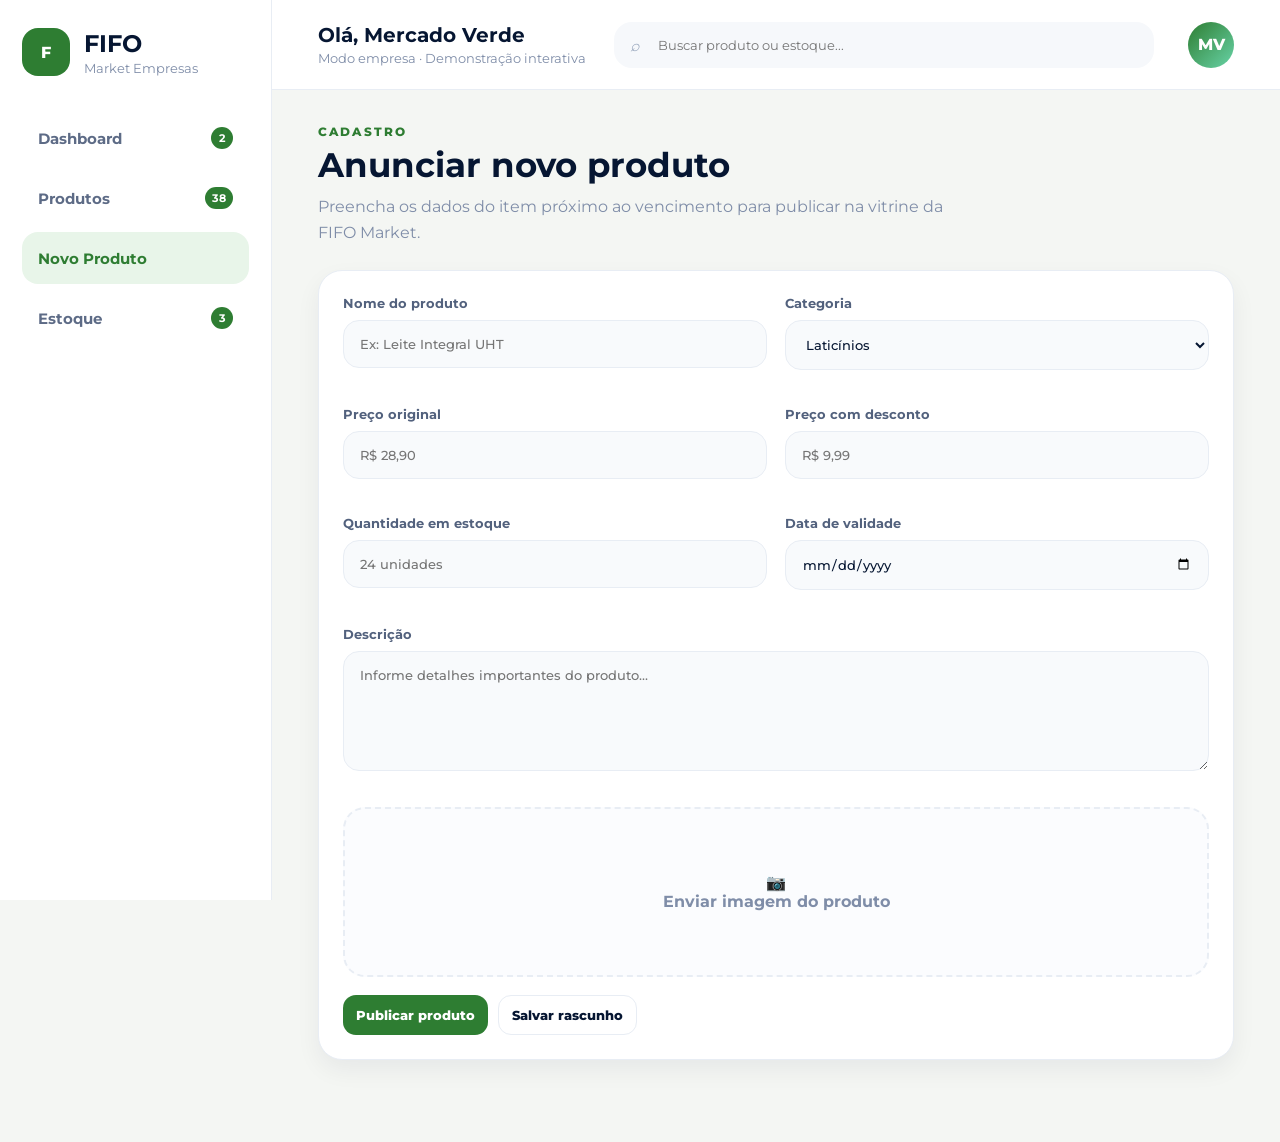
<file: empresa/pages/novo-produto.html>
<!DOCTYPE html>

<html lang="pt-BR">

<head>
    <meta charset="utf-8" />
    <meta content="width=device-width, initial-scale=1.0" name="viewport" />
    <title>Novo Produto | FIFO Market Empresas</title>
    <link href="../../assets/css/empresa-style.css" rel="stylesheet" />
    <link href="../../assets/css/empresa-novo-produto.css" rel="stylesheet" />
    <link rel="icon" type="image/png" href="../assets/img/favicon.png">
</head>

<body>
    <div class="app">
        <aside class="sidebar">
            <div class="brand">
                <div class="logo-mark">F</div>
                <div>
                    <h2>FIFO</h2><span>Market Empresas</span>
                </div>
            </div>
            <nav class="nav">
                <a href="../index.html"><span>Dashboard</span><b class="badge">2</b></a>
                <a href="produtos.html"><span>Produtos</span><b class="badge">38</b></a>
                <a class="active" href="novo-produto.html"><span>Novo Produto</span></a>
                <a href="estoque.html"><span>Estoque</span><b class="badge">3</b></a>
            </nav>
        </aside>
        <main class="main">
            <header class="topbar">
<button type="button" class="botao-menu" id="botaoMenu"><span></span><span></span><span></span></button>
                <div class="hello"><strong>Olá, Mercado Verde</strong><span>Modo empresa · Demonstração
                        interativa</span></div>
                <div class="search"><i>⌕</i><input placeholder="Buscar produto ou estoque..." /></div>
                <div class="top-actions">
                    <div class="avatar">MV</div>
                </div>
            </header>
            <section class="content">
                <div class="page-head">
                    <div>
                        <div class="eyebrow">Cadastro</div>
                        <h1>Anunciar novo produto</h1>
                        <p>Preencha os dados do item próximo ao vencimento para publicar na vitrine da FIFO Market.</p>
                    </div>
                </div>
                <div class="card">
                    <div class="form-grid">
                        <div class="field"><label>Nome do produto</label><input placeholder="Ex: Leite Integral UHT" />
                        </div>
                        <div class="field"><label>Categoria</label><select>
                                <option>Laticínios</option>
                                <option>Bebidas</option>
                                <option>Mercearia</option>
                            </select></div>
                        <div class="field"><label>Preço original</label><input placeholder="R$ 28,90" /></div>
                        <div class="field"><label>Preço com desconto</label><input placeholder="R$ 9,99" /></div>
                        <div class="field"><label>Quantidade em estoque</label><input placeholder="24 unidades" /></div>
                        <div class="field"><label>Data de validade</label><input type="date" /></div>
                        <div class="field full"><label>Descrição</label><textarea
                                placeholder="Informe detalhes importantes do produto..."></textarea></div>
                        <div class="full upload">📷<br />Enviar imagem do produto</div>
                        <div class="full actions"><a class="btn" href="produtos.html">Publicar produto</a><a
                                class="btn secondary" href="produtos.html">Salvar rascunho</a></div>
                    </div>
                </div>
            </section>
        </main>
    </div>

<script>
const botaoMenu=document.getElementById('botaoMenu');
const sidebar=document.querySelector('.sidebar');
if(botaoMenu&&sidebar){
botaoMenu.addEventListener('click',()=>{
 botaoMenu.classList.toggle('ativo');
 sidebar.classList.toggle('ativo');
});
}
</script>
</body>

</html>
</file>
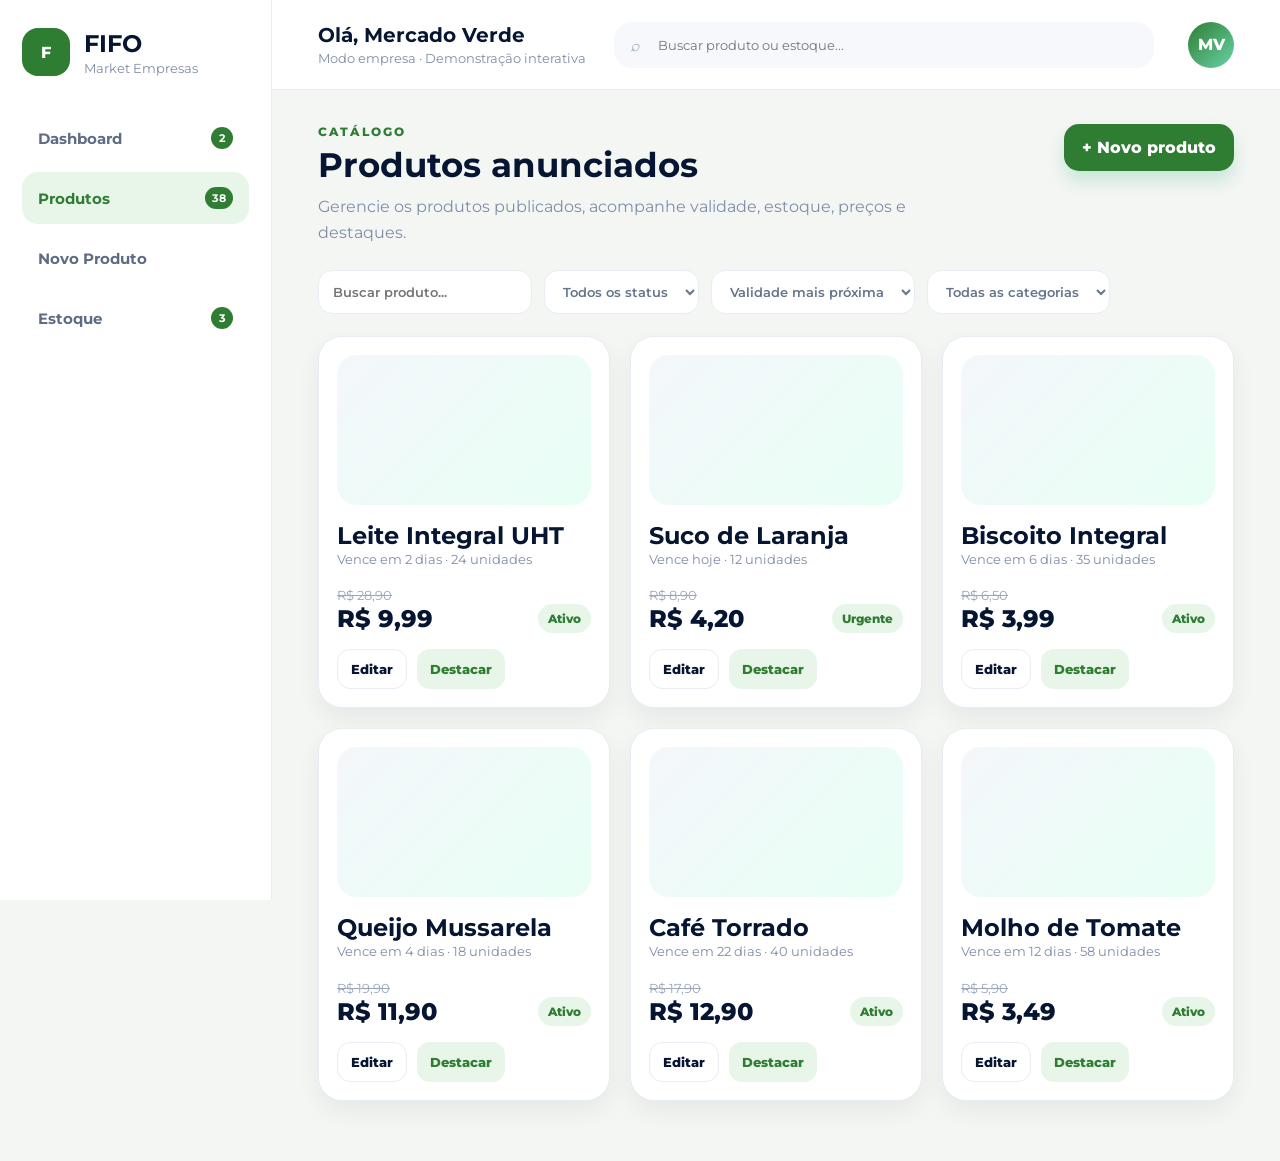
<file: empresa/pages/produtos.html>
<!DOCTYPE html>

<html lang="pt-BR">

<head>
    <meta charset="utf-8" />
    <meta content="width=device-width, initial-scale=1.0" name="viewport" />
    <title>Produtos | FIFO Market Empresas</title>
    <link href="../../assets/css/empresa-style.css" rel="stylesheet" />
    <link href="../../assets/css/empresa-produtos.css" rel="stylesheet" />
    <link rel="icon" type="image/png" href="../assets/img/favicon.png">
</head>

<body>
    <div class="app">
        <aside class="sidebar">
            <div class="brand">
                <div class="logo-mark">F</div>
                <div>
                    <h2>FIFO</h2><span>Market Empresas</span>
                </div>
            </div>
            <nav class="nav">
                <a href="../index.html"><span>Dashboard</span><b class="badge">2</b></a>
                <a class="active" href="produtos.html"><span>Produtos</span><b class="badge">38</b></a>
                <a href="novo-produto.html"><span>Novo Produto</span></a>
                <a href="estoque.html"><span>Estoque</span><b class="badge">3</b></a>
            </nav>
        </aside>
        <main class="main">
            <header class="topbar">
<button type="button" class="botao-menu" id="botaoMenu"><span></span><span></span><span></span></button>
                <div class="hello"><strong>Olá, Mercado Verde</strong><span>Modo empresa · Demonstração
                        interativa</span></div>
                <div class="search"><i>⌕</i><input placeholder="Buscar produto ou estoque..." /></div>
                <div class="top-actions">
                    <div class="avatar">MV</div>
                </div>
            </header>
            <section class="content">
                <div class="page-head">
                    <div>
                        <div class="eyebrow">Catálogo</div>
                        <h1>Produtos anunciados</h1>
                        <p>Gerencie os produtos publicados, acompanhe validade, estoque, preços e destaques.</p>
                    </div><a class="btn" href="novo-produto.html">+ Novo produto</a>
                </div>
                <div class="filters"><input placeholder="Buscar produto..." /><select>
                        <option>Todos os status</option>
                    </select><select>
                        <option>Validade mais próxima</option>
                    </select><select>
                        <option>Todas as categorias</option>
                    </select></div>
                <div class="product-grid">
                    <div class="product">
                        <div class="product-img"></div>
                        <h2>Leite Integral UHT</h2>
                        <p>Vence em 2 dias · 24 unidades</p>
                        <div class="price-row">
                            <div><span class="old">R$ 28,90</span>
                                <div class="price">R$ 9,99</div>
                            </div><span class="status">Ativo</span>
                        </div>
                        <div class="actions"><a class="btn secondary">Editar</a><a class="btn soft">Destacar</a></div>
                    </div>
                    <div class="product">
                        <div class="product-img"></div>
                        <h2>Suco de Laranja</h2>
                        <p>Vence hoje · 12 unidades</p>
                        <div class="price-row">
                            <div><span class="old">R$ 8,90</span>
                                <div class="price">R$ 4,20</div>
                            </div><span class="status">Urgente</span>
                        </div>
                        <div class="actions"><a class="btn secondary">Editar</a><a class="btn soft">Destacar</a></div>
                    </div>
                    <div class="product">
                        <div class="product-img"></div>
                        <h2>Biscoito Integral</h2>
                        <p>Vence em 6 dias · 35 unidades</p>
                        <div class="price-row">
                            <div><span class="old">R$ 6,50</span>
                                <div class="price">R$ 3,99</div>
                            </div><span class="status">Ativo</span>
                        </div>
                        <div class="actions"><a class="btn secondary">Editar</a><a class="btn soft">Destacar</a></div>
                    </div>
                    <div class="product">
                        <div class="product-img"></div>
                        <h2>Queijo Mussarela</h2>
                        <p>Vence em 4 dias · 18 unidades</p>
                        <div class="price-row">
                            <div><span class="old">R$ 19,90</span>
                                <div class="price">R$ 11,90</div>
                            </div><span class="status">Ativo</span>
                        </div>
                        <div class="actions"><a class="btn secondary">Editar</a><a class="btn soft">Destacar</a></div>
                    </div>
                    <div class="product">
                        <div class="product-img"></div>
                        <h2>Café Torrado</h2>
                        <p>Vence em 22 dias · 40 unidades</p>
                        <div class="price-row">
                            <div><span class="old">R$ 17,90</span>
                                <div class="price">R$ 12,90</div>
                            </div><span class="status">Ativo</span>
                        </div>
                        <div class="actions"><a class="btn secondary">Editar</a><a class="btn soft">Destacar</a></div>
                    </div>
                    <div class="product">
                        <div class="product-img"></div>
                        <h2>Molho de Tomate</h2>
                        <p>Vence em 12 dias · 58 unidades</p>
                        <div class="price-row">
                            <div><span class="old">R$ 5,90</span>
                                <div class="price">R$ 3,49</div>
                            </div><span class="status">Ativo</span>
                        </div>
                        <div class="actions"><a class="btn secondary">Editar</a><a class="btn soft">Destacar</a></div>
                    </div>
                </div>
            </section>
        </main>
    </div>

<script>
const botaoMenu=document.getElementById('botaoMenu');
const sidebar=document.querySelector('.sidebar');
if(botaoMenu&&sidebar){
botaoMenu.addEventListener('click',()=>{
 botaoMenu.classList.toggle('ativo');
 sidebar.classList.toggle('ativo');
});
}
</script>
</body>

</html>
</file>
<file: assets/css/empresa-style.css>
@import url('https://fonts.googleapis.com/css2?family=Montserrat:wght@400;500;600;700;800&display=swap');

:root {
  --bg--verde: #2E7D32;
  --bg--vermelho: #E33935;
  --bg--backgroud: #F4F6F3;
  --bg--amarelo: #FFB300;
  --bg--footer: #1A1F19;

  --card: #ffffff;
  --text: #061632;
  --muted: #7f8da8;
  --line: #e8edf4;

  --shadow: 0 10px 25px rgba(8, 24, 54, .06);
  --radius: 16px;

  --transition: all 0.3s ease;
}

* {
  box-sizing: border-box;
  margin: 0;
  padding: 0;
}

body {
  font-family: 'Montserrat', sans-serif;
  background: var(--bg--backgroud);
  color: var(--text);
  min-height: 100vh;
}

a {
  text-decoration: none;
  color: inherit;
}

button,
input,
select,
textarea {
  font-family: inherit;
}

.btn {
  border: 0;
  border-radius: 15px;
  padding: 14px 18px;
  background: var(--bg--verde);
  color: #fff;
  font-weight: 800;
  cursor: pointer;
  display: inline-flex;
  align-items: center;
  justify-content: center;
  gap: 8px;
  box-shadow: 0 10px 18px rgba(0, 155, 99, .18);
}

.btn.secondary {
  background: #fff;
  color: var(--text);
  border: 1px solid var(--line);
  box-shadow: none;
}

.btn.soft {
  background: #E8F5E9;
  color: var(--bg--verde);
  box-shadow: none;
}

.app {
  display: grid;
  grid-template-columns: 272px 1fr;
  min-height: 100vh;
}

.sidebar {
  background: #fff;
  border-right: 1px solid var(--line);
  padding: 28px 22px;
  position: sticky;
  top: 0;
  height: 100vh;
  display: flex;
  flex-direction: column;
}

.brand {
  display: flex;
  align-items: center;
  gap: 14px;
  margin-bottom: 36px;
}

.logo-mark {
  width: 48px;
  height: 48px;
  border-radius: 16px;
  background: var(--bg--verde);
  color: #fff;
  display: grid;
  place-items: center;
  font-weight: 800;
}

.brand h2 {
  font-size: 24px;
}

.brand span {
  display: block;
  color: var(--muted);
  font-size: 13px;
  margin-top: 2px;
}

.nav {
  display: flex;
  flex-direction: column;
  gap: 8px;
}

.nav a {
  min-height: 52px;
  border-radius: 16px;
  display: flex;
  align-items: center;
  gap: 14px;
  padding: 0 16px;
  color: #5d6b86;
  font-weight: 700;
  font-size: 15px;
}

.nav a.active,
.nav a:hover {
  background: #E8F5E9;
  color: var(--bg--verde);
}

.badge {
  margin-left: auto;
  background: var(--bg--verde);
  color: #fff;
  font-size: 11px;
  border-radius: 999px;
  min-width: 22px;
  height: 22px;
  display: grid;
  place-items: center;
  padding: 0 7px;
}

.main {
  min-width: 0;
}

.topbar {
  height: 90px;
  background: #fff;
  border-bottom: 1px solid var(--line);
  display: flex;
  align-items: center;
  gap: 28px;
  padding: 0 46px;
  position: sticky;
  top: 0;
  z-index: 5;
}

.hello {
  min-width: 260px;
}

.hello strong {
  font-size: 20px;
}

.hello span {
  display: block;
  color: var(--muted);
  font-size: 13px;
  margin-top: 3px;
}

.search {
  flex: 1;
  max-width: 540px;
  position: relative;
}

.search input {
  width: 100%;
  border: 0;
  background: #f6f8fb;
  border-radius: 18px;
  height: 46px;
  padding: 0 18px 0 44px;
  color: #66748f;
}

.search i {
  position: absolute;
  left: 16px;
  top: 14px;
  color: #91a0b8;
}

.top-actions {
  margin-left: auto;
  display: flex;
  align-items: center;
  gap: 18px;
  color: #8492aa;
}

.avatar {
  width: 46px;
  height: 46px;
  border-radius: 50%;
  background: linear-gradient(135deg, var(--bg--verde), #68d3a7);
  display: grid;
  place-items: center;
  color: #fff;
  font-weight: 800;
}

.content {
  padding: 34px 46px 60px;
  max-width: 1500px;
  margin: 0 auto;
  width: 100%;
}

.page-head {
  display: flex;
  align-items: flex-start;
  justify-content: space-between;
  gap: 24px;
  margin-bottom: 24px;
}

.eyebrow {
  font-size: 12px;
  letter-spacing: .18em;
  text-transform: uppercase;
  color: var(--bg--verde);
  font-weight: 800;
  margin-bottom: 8px;
}

.page-head h1 {
  font-size: 34px;
  line-height: 1.1;
}

.page-head p {
  color: var(--muted);
  line-height: 1.6;
  margin-top: 10px;
  max-width: 650px;
}

.card {
  background: #fff;
  border: 1px solid var(--line);
  border-radius: 24px;
  padding: 24px;
  box-shadow: var(--shadow);
  margin-bottom: 22px;
}

.card-title {
  display: flex;
  align-items: center;
  justify-content: space-between;
  gap: 16px;
  margin-bottom: 18px;
}

.card-title h3 {
  font-size: 20px;
}

.pill {
  display: inline-flex;
  align-items: center;
  gap: 6px;
  background: #E8F5E9;
  color: var(--bg--verde);
  border-radius: 999px;
  padding: 7px 10px;
  font-size: 12px;
  font-weight: 800;
  margin-bottom: 20px;
}

.status {
  display: inline-flex;
  border-radius: 999px;
  padding: 7px 10px;
  background: #E8F5E9;
  color: var(--bg--verde);
  font-size: 12px;
  font-weight: 800;
}

.muted {
  color: var(--muted);
}

.field {
  display: flex;
  flex-direction: column;
  gap: 9px;
  margin-bottom: 18px;
}

.field label {
  font-weight: 700;
  font-size: 13px;
  color: #52617d;
}

.field input,
.field select,
.field textarea {
  border: 1px solid var(--line);
  background: #f8fafc;
  border-radius: 16px;
  padding: 15px 16px;
  outline: none;
  color: var(--text);
  font-weight: 500;
}

.field textarea {
  min-height: 120px;
  resize: vertical;
}

.product-grid {
  display: grid;
  grid-template-columns: repeat(3, minmax(0, 1fr));
  gap: 20px;
}

.product {
  background: #fff;
  border: 1px solid var(--line);
  border-radius: 24px;
  padding: 18px;
  box-shadow: var(--shadow);
}

.product-img {
  height: 150px;
  border-radius: 20px;
  background: linear-gradient(135deg, #f4f7fb, #e8fff5);
  display: grid;
  place-items: center;
  font-size: 48px;
  margin-bottom: 16px;
}

.product h3 {
  font-size: 18px;
  margin-bottom: 8px;
}

.product p {
  color: var(--muted);
  font-size: 13px;
  line-height: 1.5;
}

.price-row {
  display: flex;
  align-items: end;
  justify-content: space-between;
  margin: 16px 0;
}

.price {
  font-size: 24px;
  font-weight: 800;
}

.old {
  color: #9aa6bb;
  text-decoration: line-through;
  font-size: 13px;
}

.actions {
  display: flex;
  gap: 10px;
}

.actions .btn {
  padding: 11px 13px;
  border-radius: 13px;
  font-size: 13px;
  box-shadow: none;
}

.timeline {
  display: grid;
  gap: 12px;
}

.timeline div {
  display: flex;
  gap: 12px;
  align-items: flex-start;
  color: #65728b;
  font-weight: 600;
}

.dot {
  width: 11px;
  height: 11px;
  border-radius: 50%;
  background: var(--bg--verde);
  margin-top: 4px;
  flex: 0 0 11px;
}

@media(max-width:1100px) {
  .app {
    grid-template-columns: 88px 1fr;
  }

  .sidebar {
    padding: 24px 12px;
  }

  .brand h2,
  .brand span,
  .nav a span {
    display: none;
  }

  .nav a {
    justify-content: center;
    padding: 0;
  }

  .topbar {
    padding: 0 24px;
  }

  .hello {
    display: none;
  }

  .product-grid {
    grid-template-columns: repeat(2, 1fr);
  }

  .content {
    padding: 28px 24px;
  }
}

@media(max-width:720px) {
  .app {
    display: block;
  }

  .sidebar {
    position: static;
    height: auto;
  }

  .nav {
    display: grid;
    grid-template-columns: repeat(2, 1fr);
  }

  .topbar {
    height: auto;
    padding: 18px;
    flex-wrap: wrap;
  }

  .search {
    order: 3;
    max-width: none;
    flex-basis: 100%;
  }

  .content {
    padding: 22px 16px;
  }

  .product-grid {
    grid-template-columns: 1fr;
  }
}

/* RESPONSIVIDADE GERAL */
@media (max-width: 1100px) {
  .topbar {
    gap: 18px;
  }

  .content {
    max-width: 100%;
  }

  .page-head {
    align-items: stretch;
  }

  .page-head .btn {
    align-self: flex-start;
  }
}

@media (max-width: 720px) {
  body {
    overflow-x: hidden;
  }

  .app {
    width: 100%;
  }

  .sidebar {
    width: 100%;
    padding: 18px 16px;
    border-right: none;
    border-bottom: 1px solid var(--line);
  }

  .brand {
    margin-bottom: 18px;
  }

  .brand h2,
  .brand span,
  .nav a span {
    display: block;
  }

  .nav {
    grid-template-columns: 1fr 1fr;
    gap: 10px;
  }

  .nav a {
    min-height: 44px;
    justify-content: space-between;
    padding: 0 12px;
    font-size: 0.82rem;
    border-radius: 12px;
  }

  .badge {
    margin-left: 6px;
  }

  .topbar {
    position: static;
    width: 100%;
    align-items: stretch;
    gap: 14px;
  }

  .hello {
    display: block;
    min-width: 0;
    flex: 1;
  }

  .hello strong {
    font-size: 1rem;
  }

  .hello span {
    font-size: 0.75rem;
  }

  .top-actions {
    margin-left: 0;
  }

  .avatar {
    width: 42px;
    height: 42px;
  }

  .content {
    padding: 22px 16px 40px;
  }

  .page-head {
    flex-direction: column;
    gap: 16px;
  }

  .page-head h1 {
    font-size: 1.8rem;
  }

  .page-head p {
    font-size: 0.9rem;
  }

  .page-head .btn {
    width: 100%;
  }

  .card {
    padding: 18px;
    border-radius: 18px;
  }

  .card-title {
    flex-direction: column;
    align-items: flex-start;
  }

  .card-title .btn {
    width: 100%;
  }

  .table {
    min-width: 620px;
  }

  .card:has(.table) {
    overflow-x: auto;
  }

  .product {
    border-radius: 18px;
  }

  .actions {
    flex-direction: column;
  }

  .actions .btn {
    width: 100%;
  }

  .price-row {
    align-items: flex-start;
    gap: 12px;
  }
}

@media (max-width: 420px) {
  .sidebar {
    padding: 16px 12px;
  }

  .brand {
    gap: 10px;
  }

  .logo-mark {
    width: 42px;
    height: 42px;
    border-radius: 12px;
  }

  .brand h2 {
    font-size: 1.25rem;
  }

  .brand span {
    font-size: 0.72rem;
  }

  .nav {
    grid-template-columns: 1fr;
  }

  .topbar {
    padding: 16px 12px;
  }

  .content {
    padding: 18px 12px 34px;
  }

  .page-head h1 {
    font-size: 1.55rem;
  }

  .btn {
    width: 100%;
  }

  .product-img {
    height: 125px;
  }
}


.botao-menu {
  display: none;
  width: 46px;
  height: 42px;
  border: 1px solid var(--line);
  border-radius: 8px;
  background: #fff;
  cursor: pointer;
  align-items: center;
  justify-content: center;
  flex-direction: column;
  gap: 6px;
}

.botao-menu span {
  width: 24px;
  height: 2px;
  background: #333;
  border-radius: 999px;
  transition: .3s;
}

.botao-menu.ativo span:nth-child(1) {
  transform: translateY(8px) rotate(45deg);
}

.botao-menu.ativo span:nth-child(2) {
  opacity: 0;
}

.botao-menu.ativo span:nth-child(3) {
  transform: translateY(-8px) rotate(-45deg);
}

@media (max-width: 768px) {
  .app {
    grid-template-columns: 1fr;
  }

  .botao-menu {
    display: flex;
  }

  .sidebar {
    display: none;
    position: fixed;
    top: 90px;
    left: 0;
    width: 280px;
    height: calc(100vh - 90px);
    z-index: 999;
    box-shadow: 0 10px 30px rgba(0, 0, 0, .15);
  }

  .sidebar.ativo {
    display: flex;
  }

  .topbar {
    padding: 0 20px;
    gap: 16px;
  }

  .content {
    padding: 24px 20px 40px;
  }

  .hello {
    min-width: auto;
  }

  .search {
    max-width: none;
  }
}

@media (min-width: 769px) and (max-width: 1100px) {
  .app {
    display: grid;
    grid-template-columns: 272px 1fr;
  }

  .sidebar {
    position: sticky;
    top: 0;
    width: auto;
    height: 100vh;
    padding: 28px 22px;
    border-right: 1px solid var(--line);
    border-bottom: none;
    box-shadow: none;
    display: flex;
  }

  .brand h2,
  .brand span,
  .nav a span {
    display: block;
  }

  .brand {
    margin-bottom: 36px;
  }

  .nav {
    display: flex;
    flex-direction: column;
    grid-template-columns: none;
    gap: 8px;
  }

  .nav a {
    min-height: 52px;
    justify-content: flex-start;
    padding: 0 16px;
    font-size: 15px;
  }

  .badge {
    margin-left: auto;
  }

  .topbar {
    height: 90px;
    padding: 0 46px;
    position: sticky;
    top: 0;
    align-items: center;
    flex-wrap: nowrap;
  }

  .hello {
    display: block;
    min-width: 220px;
  }

  .search {
    order: initial;
    flex-basis: auto;
    max-width: 540px;
  }

  .content {
    padding: 34px 46px 60px;
  }

  .botao-menu {
    display: none;
  }
}

@media (max-width: 768px) {
  .app {
    display: block;
  }

  .topbar {
    min-height: 86px;
    height: auto;
    padding: 14px 18px;
    position: sticky;
    top: 0;
    z-index: 1000;
    background: #fff;
    flex-wrap: wrap;
    align-items: center;
    gap: 14px;
  }

  .botao-menu {
    display: flex;
    flex: 0 0 46px;
  }

  .hello {
    display: block;
    flex: 1;
    min-width: 0;
  }

  .hello strong {
    font-size: 1rem;
  }

  .hello span {
    font-size: .75rem;
  }

  .top-actions {
    margin-left: 0;
  }

  .search {
    order: 4;
    flex: 1 1 100%;
    max-width: none;
  }

  .sidebar {
    display: none;
    position: fixed;
    top: 130px;
    left: 0;
    width: min(280px, 82vw);
    height: calc(100vh - 140px);
    padding: 18px 16px;
    z-index: 999;
    background: #fff;
    border-right: 1px solid var(--line);
    border-bottom: none;
    box-shadow: 12px 0 30px rgba(8, 24, 54, .12);
    overflow-y: auto;
  }

  .sidebar.ativo {
    display: flex;
  }

  .brand {
    margin-bottom: 18px;
  }

  .brand h2,
  .brand span,
  .nav a span {
    display: block;
  }

  .nav {
    display: flex;
    flex-direction: column;
    gap: 10px;
  }

  .nav a {
    justify-content: space-between;
    min-height: 46px;
    padding: 0 12px;
  }

  .badge {
    margin-left: 8px;
  }

  .content {
    padding: 22px 16px 40px;
  }

  .page-head,
  .card-title {
    flex-direction: column;
    align-items: stretch;
  }

  .page-head .btn,
  .card-title .btn,
  .actions .btn,
  .btn {
    width: 100%;
  }

  .product-grid,
  .metrics,
  .grid-2,
  .grid-3,
  .hero,
  .form-grid,
  .filters {
    grid-template-columns: 1fr !important;
  }

  .actions {
    flex-direction: column;
  }
}
</file>
<file: assets/css/empresa-index.css>
.hero {
  background: #fff;
  border: 1px solid var(--line);
  border-radius: 28px;
  padding: 30px;
  box-shadow: var(--shadow);
  display: grid;
  grid-template-columns: 1.3fr .7fr;
  gap: 26px;
  margin-bottom: 26px;
}

.hero h2 {
  font-size: 32px;
  margin-bottom: 12px;
}

.hero p {
  color: var(--muted);
  line-height: 1.7;
}

.hero-panel {
  background: var(--bg--verde);
  color: #fff;
  border-radius: 24px;
  padding: 24px;
}

.hero-panel strong {
  font-size: 36px;
  display: block;
  margin: 8px 0;
}

.hero-panel span { color: rgba(255, 255, 255, .8); }

.metrics {
  display: grid;
  grid-template-columns: repeat(4, minmax(0, 1fr));
  gap: 18px;
  margin-bottom: 26px;
}

.metric {
  background: #fff;
  border: 1px solid var(--line);
  border-radius: 22px;
  padding: 22px;
  box-shadow: var(--shadow);
  min-height: 150px;
}

.metric h3 {
  font-size: 30px;
  margin-bottom: 10px;
}

.metric p {
  color: var(--muted);
  font-size: 14px;
  line-height: 1.5;
}

.grid-2 {
  display: grid;
  grid-template-columns: 1.4fr .8fr;
  gap: 22px;
}

.table {
  width: 100%;
  border-collapse: collapse;
}

.table th {
  text-align: left;
  color: #8b98b0;
  font-size: 12px;
  text-transform: uppercase;
  padding: 14px;
  border-bottom: 1px solid var(--line);
}

.table td {
  padding: 16px 14px;
  border-bottom: 1px solid var(--line);
  font-weight: 600;
  font-size: 14px;
}

@media(max-width:1100px) {
  .metrics { grid-template-columns: repeat(2, 1fr); }
  .grid-2, .hero { grid-template-columns: 1fr; }
}

@media(max-width:720px) {
  .metrics { grid-template-columns: 1fr; }
}


/* RESPONSIVIDADE DASHBOARD */
@media (max-width: 900px) {
  .hero {
    padding: 24px;
  }

  .hero h2 {
    font-size: 1.7rem;
  }

  .hero-panel strong {
    font-size: 2rem;
  }
}

@media (max-width: 720px) {
  .hero {
    border-radius: 20px;
    padding: 20px;
  }

  .hero h2 {
    font-size: 1.45rem;
  }

  .hero p {
    font-size: 0.9rem;
  }

  .hero-panel {
    border-radius: 18px;
  }

  .metrics,
  .grid-2,
  .hero {
    grid-template-columns: 1fr;
  }

  .metric {
    min-height: auto;
    padding: 18px;
  }

  .metric h3 {
    font-size: 1.7rem;
  }
}
</file>
<file: assets/css/carrinho.css>
* {
    padding: 0;
    margin: 0;
    box-sizing: border-box;
}

html {
    scroll-behavior: smooth;
}

body {
    font-family: 'Montserrat', sans-serif;
    background-color: var(--bg--backgroud);
    line-height: 1.6;
    overflow-x: hidden;
}


:root {
    --bg--verde: #2E7D32;
    --bg--vermelho: #E33935;
    --bg--backgroud: #F4F6F3;
    --bg--amarelo: #FFB300;
    --bg--footer: #1A1F19;
    --transition: all 0.3s ease;
}

.pagina-carrinho {
    padding: 40px 0;
    background: var(--bg--backgroud);
}

.carrinho-container {
    max-width: 1200px;
    margin: 0 auto;
    padding: 0 20px;
}

.cabecalho-carrinho {
    display: flex;
    justify-content: space-between;
    align-items: center;
    margin-bottom: 20px;
}

.cabecalho-carrinho h1 {
    font-size: 2rem;
    font-weight: 800;
}

.cabecalho-carrinho span {
    color: #888;
    font-size: 0.9rem;
}

.link-continuar {
    color: var(--bg--verde);
    text-decoration: none;
    font-weight: 600;
}

.grid-carrinho {
    display: grid;
    grid-template-columns: 2fr 340px;
    gap: 24px;
}

.aviso-reserva {
    background: var(--bg--verde);
    color: white;
    padding: 14px 18px;
    border-radius: 10px;
    font-weight: 700;
    margin-bottom: 12px;
}

.barra-selecao {
    display: flex;
    justify-content: space-between;
    align-items: center;
    padding: 14px 18px;
    background: white;
    border: 1px solid #ddd;
    border-radius: 10px;
    margin-bottom: 12px;
}

.excluir-selecionados {
    color: red;
    text-decoration: none;
    font-size: 0.9rem;
}

.card-loja {
    background: white;
    border: 1px solid #ddd;
    border-radius: 10px;
    overflow: hidden;
}

.cabecalho-loja {
    display: flex;
    align-items: center;
    gap: 10px;
    padding: 12px 16px;
    background: #f8f8f8;
    border-bottom: 1px solid #eee;
}

.selo-full {
    background: #e6f4ea;
    color: var(--bg--verde);
    padding: 3px 8px;
    border-radius: 999px;
    font-size: 0.75rem;
}

.item-carrinho {
    display: flex;
    justify-content: space-between;
    gap: 20px;
    padding: 16px;
}

.imagem-item {
    width: 160px;
}

.imagem-item img {
    width: 100%;
    height: auto;
    object-fit: contain;
}
.info-item {
    flex: 1;
}

.marca-item {
    color: #888;
    font-size: 0.8rem;
}

.info-item h3 {
    margin: 5px 0;
    font-size: 1rem;
}

.alerta-vencimento {
    color: #ff9800;
    font-weight: 700;
    margin: 6px 0;
}

.preco-item {
    display: block;
    color: var(--bg--verde);
    font-size: 1.8rem;
    font-weight: 800;
}

.pagamento-item {
    color: #888;
    font-size: 0.8rem;
}

.acoes-item {
    display: flex;
    flex-direction: column;
    align-items: flex-end;
    justify-content: space-between;
}

.botao-remover {
    border: none;
    background: #ffe5e5;
    padding: 6px;
    border-radius: 50%;
    cursor: pointer;
}

.controle-quantidade {
    display: flex;
    align-items: center;
    gap: 12px;
}

.controle-quantidade button {
    width: 28px;
    height: 28px;
    border: 1px solid #ddd;
    border-radius: 50%;
    background: white;
    cursor: pointer;
}

.subtotal-item {
    font-size: 1.3rem;
    font-weight: 800;
}

.card-frete {
    margin-top: 12px;
    background: white;
    border: 1px solid #ddd;
    border-radius: 10px;
    padding: 16px;
    display: flex;
    justify-content: space-between;
    align-items: center;
}

.valor-frete span {
    text-decoration: line-through;
    color: #999;
    display: block;
    text-align: right;
}

.valor-frete strong {
    color: var(--bg--verde);
    font-size: 1.8rem;
}

.resumo-carrinho {
    background: white;
    border: 1px solid #ddd;
    border-radius: 14px;
    padding: 18px;
    height: fit-content;
}

.produto-resumo {
    display: flex;
    align-items: center;
    gap: 10px;
    margin-bottom: 18px;
    padding-bottom: 14px;
    border-bottom: 1px solid #eee;
}

.produto-resumo img {
    width: 40px;
}

.resumo-carrinho h2 {
    margin-bottom: 16px;
}

.linha-resumo {
    display: flex;
    justify-content: space-between;
    margin-bottom: 10px;
    color: #555;
}

.total-carrinho {
    margin: 20px 0;
    padding-top: 16px;
    border-top: 1px solid #ddd;
}

.total-carrinho span {
    display: block;
    font-size: 1.2rem;
    font-weight: 700;
}

.total-carrinho strong {
    display: block;
    color: var(--bg--verde);
    font-size: 2rem;
    font-weight: 800;
}

.economia {
    background: #e8f5e9;
    border: 1px solid #c8e6c9;
    border-radius: 10px;
    padding: 14px;
    text-align: center;
    color: var(--bg--verde);
    margin-bottom: 18px;
}

.economia strong {
    display: block;
    font-size: 1.5rem;
}

.botao-continuar {
    display: flex;
    justify-content: center;
    align-items: center;
    height: 50px;
    background: var(--bg--verde);
    color: white;
    text-decoration: none;
    border-radius: 10px;
    font-weight: 700;
    margin-bottom: 18px;
}

.beneficios-carrinho {
    list-style: none;
}

.beneficios-carrinho li {
    margin-bottom: 10px;
    font-size: 0.85rem;
    color: #666;
}

@media (max-width: 900px) {
    .grid-carrinho {
        grid-template-columns: 1fr;
    }
}
/* Ajuste responsivo do link de voltar */
.link-continuar {
    white-space: nowrap;
}

@media (max-width: 600px) {
    .cabecalho-carrinho {
        display: grid;
        grid-template-columns: 1fr;
        gap: 10px;
        align-items: start;
    }

    .link-continuar {
        justify-self: end;
        font-size: 0.85rem;
    }
}
</file>
<file: assets/css/login.css>
* {
    margin: 0;
    padding: 0;
    box-sizing: border-box;
}

a {
    text-decoration: none;
    color: white;
}

body {
    font-family: "Montserrat", sans-serif;
    background: #F4F6F3;
}

.auth-page {
    position: relative;
    min-height: 100vh;
    padding: 40px 20px;
    display: flex;
    align-items: center;
    justify-content: center;
    background:
        radial-gradient(circle at top left, rgba(255, 179, 0, .25), transparent 30%),
        linear-gradient(135deg, #2E7D32, #1f5f26);
}

.voltar {
    position: absolute;
    top: 28px;
    left: 32px;
    color: #fff;
    text-decoration: none;
    font-weight: 700;
}

.container-login {
    position: relative;
    width: 950px;
    max-width: 100%;
    min-height: 600px;
    background: #fff;
    border-radius: 32px;
    overflow: hidden;
    box-shadow: 0 24px 70px rgba(0, 0, 0, .25);
}

.form-container {
    position: absolute;
    top: 0;
    width: 50%;
    height: 100%;
    padding: 45px;
    display: flex;
    align-items: center;
    justify-content: center;
    transition: .65s ease-in-out;
}

.form-container form {
    width: 100%;
    max-width: 360px;
    display: flex;
    flex-direction: column;
}

.form-container h1 {
    font-size: 2.2rem;
    color: #1f1f1f;
    margin-bottom: 10px;
}

.form-text {
    color: #666;
    line-height: 1.5;
    margin-bottom: 28px;
    font-size: .95rem;
}

.form-container input {
    width: 100%;
    margin-bottom: 15px;
    padding: 15px 16px;
    border: 2px solid #e5e5e5;
    border-radius: 14px;
    outline: none;
    font-family: inherit;
    font-size: .95rem;
}

.form-container input:focus {
    border-color: #2E7D32;
}

.form-container button[type="submit"] {
    margin-top: 10px;
    padding: 15px;
    border: none;
    border-radius: 14px;
    background: #2E7D32;
    color: #fff;
    font-family: inherit;
    font-weight: 800;
    cursor: pointer;
    transition: .3s;
}

.form-container button[type="submit"]:hover {
    background: #256b2a;
}

.esqueci-senha {
    color: #E33935;
    text-decoration: none;
    font-size: .9rem;
    font-weight: 700;
    margin: 2px 0 8px;
}

.login {
    left: 0;
    z-index: 2;
}

.cadastro {
    left: 0;
    opacity: 0;
    z-index: 1;
}

.mobile-switch {
    display: none;
}


.btn-empresa {
    margin-top: 12px;
    padding: 14px;
    border: 2px solid #2E7D32;
    border-radius: 14px;
    color: #2E7D32;
    background: transparent;
    text-align: center;
    text-decoration: none;
    font-weight: 800;
    transition: .3s;
}

.btn-empresa:hover {
    background: #2E7D32;
    color: #fff;
}

/* SWITCH */

.switch-container {
    position: absolute;
    top: 0;
    left: 50%;
    width: 50%;
    height: 100%;
    overflow: hidden;
    z-index: 10;
    transition: .65s ease-in-out;
}

.switch {
    position: relative;
    left: -100%;
    width: 200%;
    height: 100%;
    background:
        radial-gradient(circle at top right, rgba(255, 179, 0, .35), transparent 32%),
        linear-gradient(135deg, #2E7D32, #1f5f26);
    color: #fff;
    transition: .65s ease-in-out;
}

.switch-panel {
    position: absolute;
    top: 0;
    width: 50%;
    height: 100%;
    padding: 55px;
    display: flex;
    flex-direction: column;
    align-items: center;
    justify-content: center;
    text-align: center;
}

.switch-panel h1 {
    font-size: 2.6rem;
    margin-bottom: 16px;
}

.switch-panel p {
    max-width: 330px;
    line-height: 1.6;
    margin-bottom: 28px;
}

.switch-panel button {
    padding: 13px 34px;
    border: 2px solid #fff;
    border-radius: 999px;
    background: transparent;
    color: #fff;
    font-family: inherit;
    font-weight: 800;
    cursor: pointer;
    transition: .3s;
}

.switch-panel button:hover {
    background: #fff;
    color: #2E7D32;
}

.switch-left {
    left: 0;
}

.switch-right {
    right: 0;
}

.container-login.active .login {
    transform: translateX(100%);
    opacity: 0;
    z-index: 1;
}

.container-login.active .cadastro {
    transform: translateX(100%);
    opacity: 1;
    z-index: 5;
}

.container-login.active .switch-container {
    transform: translateX(-100%);
}

.container-login.active .switch {
    transform: translateX(50%);
}


@media (max-width: 800px) {
    .auth-page {
        padding: 80px 18px 30px;
        align-items: flex-start;
    }

    .voltar {
        top: 24px;
        left: 22px;
    }

    .container-login {
        width: 100%;
        max-width: 430px;
        min-height: auto;
        border-radius: 26px;
    }

    .switch-container {
        display: none;
    }

    .form-container {
        position: relative;
        width: 100%;
        height: auto;
        min-height: 560px;
        padding: 38px 26px;
        transition: .3s ease;
    }

    .login {
        left: auto;
        opacity: 1;
        z-index: 2;
        display: flex;
    }

    .cadastro {
        left: auto;
        opacity: 1;
        z-index: 2;
        display: none;
    }

    .container-login.active .login {
        display: none;
        transform: none;
        opacity: 1;
    }

    .container-login.active .cadastro {
        display: flex;
        transform: none;
        opacity: 1;
    }

    .form-container h1 {
        font-size: 2rem;
    }

    .mobile-switch {
        display: block;
        margin-top: 22px;
        text-align: center;
        color: #666;
        font-size: .9rem;
    }

    .mobile-switch button {
        border: none;
        background: transparent;
        color: #2E7D32;
        font-family: inherit;
        font-weight: 800;
        cursor: pointer;
    }
}

@media (max-width: 420px) {
    .form-container {
        padding: 34px 22px;
        min-height: 540px;
    }

    .form-container h1 {
        font-size: 1.8rem;
    }

    .form-text {
        font-size: .9rem;
    }
}

.btn-entrar {
    margin-top: 10px;
    padding: 15px;
    border-radius: 14px;
    background: #2E7D32;
    color: #fff;
    font-family: inherit;
    font-weight: 800;
    text-align: center;
    transition: .3s;
}

.btn-entrar:hover {
    background: #256b2a;
}
/* Ajuste responsivo do link de voltar */
.voltar {
    white-space: nowrap;
}

@media (max-width: 420px) {
    .voltar {
        top: 18px;
        left: 18px;
        font-size: 0.9rem;
    }
}
</file>
<file: assets/css/pagamento.css>
* {
    padding: 0;
    margin: 0;
    box-sizing: border-box;
}

html {
    scroll-behavior: smooth;
}

body {
    font-family: 'Montserrat', sans-serif;
    background-color: var(--bg--backgroud);
    line-height: 1.6;
    overflow-x: hidden;
}


:root {
    --bg--verde: #2E7D32;
    --bg--vermelho: #E33935;
    --bg--backgroud: #F4F6F3;
    --bg--amarelo: #FFB300;
    --bg--footer: #1A1F19;
    --transition: all 0.3s ease;
}


.pagina-pagamento {
    padding: 40px 0;
    background: var(--bg--backgroud);
}

.pagamento-container {
    max-width: 1180px;
    margin: 0 auto;
    padding: 0 20px;
}

.topo-pagamento {
    display: flex;
    align-items: center;
    justify-content: space-between;
    margin-bottom: 22px;
}

.etapas-pagamento {
    display: flex;
    align-items: center;
    gap: 10px;
}

.etapa {
    display: flex;
    align-items: center;
    gap: 8px;
    color: #999;
    font-size: 0.85rem;
    font-weight: 700;
}

.etapa span {
    width: 24px;
    height: 24px;
    border-radius: 50%;
    background: #ddd;
    color: #888;
    display: grid;
    place-items: center;
    font-size: 0.75rem;
}

.etapa.ativa,
.etapa.concluida {
    color: var(--bg--verde);
}

.etapa.ativa span,
.etapa.concluida span {
    background: var(--bg--verde);
    color: #fff;
}

.linha-etapa {
    width: 50px;
    height: 2px;
    background: var(--bg--verde);
}

.grid-pagamento {
    display: grid;
    grid-template-columns: 1fr 300px;
    gap: 24px;
}

.area-pagamento {
    display: flex;
    flex-direction: column;
    gap: 18px;
}

.card-pagamento {
    background: #fff;
    border: 1px solid #dcdcdc;
    border-radius: 10px;
    overflow: hidden;
}

.titulo-card-pagamento {
    padding: 14px 18px;
    border-bottom: 1px solid #e5e5e5;
    font-weight: 800;
    display: flex;
    justify-content: space-between;
    align-items: center;
}

.titulo-card-pagamento a {
    color: var(--bg--verde);
    font-size: 0.8rem;
    text-decoration: none;
}

.endereco-entrega {
    padding: 18px;
    display: flex;
    gap: 18px;
    align-items: center;
}

.icone-endereco {
    font-size: 3.5rem;
}

.endereco-entrega p {
    color: #666;
    font-size: 0.9rem;
}

.selo-endereco {
    display: inline-block;
    margin-top: 8px;
    padding: 4px 12px;
    border-radius: 999px;
    background: #d8f3dc;
    color: var(--bg--verde);
    font-size: 0.75rem;
    font-weight: 700;
}

.opcoes-entrega {
    padding: 16px;
    display: flex;
    flex-direction: column;
    gap: 12px;
}

.opcao-entrega {
    border: 1px solid #dcdcdc;
    border-radius: 8px;
    padding: 14px;
    display: flex;
    align-items: center;
    gap: 12px;
    cursor: pointer;
}

.opcao-entrega.ativa {
    background: #d8f3dc;
    border-color: var(--bg--verde);
}

.opcao-entrega p {
    color: #777;
    font-size: 0.8rem;
}

.abas-pagamento {
    padding: 18px 18px 0;
    display: flex;
    gap: 20px;
    border-bottom: 1px solid #ddd;
}

.aba-pagamento {
    padding: 12px 0;
    background: none;
    border: none;
    cursor: pointer;
    font-weight: 700;
    color: #777;
    border-bottom: 3px solid transparent;
}

.aba-pagamento.ativa {
    color: var(--bg--verde);
    border-bottom-color: var(--bg--verde);
}

.aba-pagamento span {
    background: var(--bg--verde);
    color: #fff;
    border-radius: 999px;
    padding: 2px 6px;
    font-size: 0.7rem;
}

.cartao-preview {
    margin: 24px 18px;
    padding: 28px;
    min-height: 190px;
    border-radius: 16px;
    background: linear-gradient(135deg, #2E7D32, #228b35);
    color: #fff;
    position: relative;
    overflow: hidden;
}

.cartao-preview::before,
.cartao-preview::after {
    content: "";
    position: absolute;
    width: 160px;
    height: 160px;
    border-radius: 50%;
    background: rgba(255, 255, 255, 0.12);
}

.cartao-preview::before {
    right: -40px;
    top: -40px;
}

.cartao-preview::after {
    right: 40px;
    bottom: -80px;
}

.chip-cartao,
.bandeira-cartao,
.numero-cartao,
.dados-cartao-preview {
    position: relative;
    z-index: 2;
}

.chip-cartao {
    font-size: 1.8rem;
    margin-bottom: 28px;
}

.numero-cartao {
    font-size: 1.5rem;
    letter-spacing: 6px;
    margin-bottom: 28px;
}

.dados-cartao-preview {
    display: flex;
    justify-content: space-between;
    max-width: 360px;
}

.dados-cartao-preview small {
    display: block;
    text-transform: uppercase;
    font-size: 0.65rem;
    opacity: 0.8;
}

.bandeira-cartao {
    position: absolute;
    right: 26px;
    bottom: 24px;
    font-size: 1.5rem;
}

.formulario-pagamento {
    padding: 0 18px 18px;
    display: flex;
    flex-direction: column;
    gap: 14px;
}

.formulario-pagamento label {
    color: #555;
    font-size: 0.8rem;
    font-weight: 800;
    text-transform: uppercase;
}

.formulario-pagamento input {
    width: 100%;
    height: 46px;
    margin-top: 6px;
    padding: 0 14px;
    border: 1px solid #ddd;
    border-radius: 10px;
    outline: none;
    font-family: inherit;
}

.linha-formulario {
    display: grid;
    grid-template-columns: 1fr 1fr;
    gap: 14px;
}

.parcelamento {
    padding: 0 18px 22px;
}

.titulo-card-pagamento h1,
.titulo-card-pagamento h2 {
    font-size: 1rem;
    font-weight: 800;
}

.parcelamento h2 {
    margin-bottom: 12px;
    text-transform: uppercase;
    color: #555;
    font-size: 1rem;
}

.opcao-parcela label {
    flex: 1;
}

.opcao-parcela {
    height: 46px;
    border: 1px solid #ddd;
    border-radius: 8px;
    padding: 0 14px;
    margin-bottom: 10px;
    display: flex;
    align-items: center;
    gap: 10px;
    cursor: pointer;
}

.opcao-parcela.ativa {
    background: #e8f5e9;
    border-color: var(--bg--verde);
}

.opcao-parcela span {
    flex: 1;
}

.opcao-parcela small {
    background: #d8f3dc;
    color: var(--bg--verde);
    padding: 4px 8px;
    border-radius: 999px;
    font-weight: 700;
}

.opcao-parcela.ativa small {
    background: var(--bg--amarelo);
    color: #000;
}

.resumo-pedido {
    background: #fff;
    border: 1px solid #ddd;
    border-radius: 12px;
    height: fit-content;
    overflow: hidden;
}

.resumo-pedido {
    background: #fff;
    border: 1px solid #ddd;
    border-radius: 12px;
    height: fit-content;

    position: sticky;
    top: 90px;
}

.produto-resumo-pagamento {
    padding: 14px 16px;
    display: flex;
    gap: 10px;
    border-bottom: 1px solid #eee;
}

.produto-resumo-pagamento img {
    width: 42px;
    height: 42px;
    object-fit: contain;
}

.produto-resumo-pagamento p {
    font-size: 0.75rem;
}

.link-continuar{
    color: var(--bg--verde);
    text-decoration: none;
    font-weight: 600;
}

.produto-resumo-pagamento strong {
    color: var(--bg--verde);
}

.linha-resumo {
    padding: 0 16px;
    margin-top: 10px;
    display: flex;
    justify-content: space-between;
    color: #777;
    font-size: 0.85rem;
}

.total-pagamento {
    padding: 20px 16px 10px;
    display: flex;
    justify-content: space-between;
    align-items: flex-end;
}

.total-pagamento span {
    font-size: 1.4rem;
    font-weight: 800;
    line-height: 1;
}

.total-pagamento strong {
    color: var(--bg--verde);
    font-size: 1.6rem;
    line-height: 1;
}

.economia {
    margin: 12px 16px;
    padding: 14px;
    border-radius: 10px;
    background: #d8f3dc;
    border: 1px solid #b7dfbd;
    color: var(--bg--verde);
    text-align: center;
    font-weight: 700;
}

.economia strong {
    display: block;
    font-size: 1.6rem;
}

.economia span {
    display: block;
    font-size: 0.75rem;
    color: #6a8f6d;
}

.botao-finalizar-pedido {
    margin: 12px 16px;
    height: 44px;
    border-radius: 8px;
    background: var(--bg--verde);
    color: #fff;
    text-decoration: none;
    font-weight: 800;
    display: flex;
    align-items: center;
    justify-content: center;
}

.beneficios-carrinho {
    list-style: none;
    padding: 8px 16px 18px;
}

.beneficios-carrinho li {
    font-size: 0.75rem;
    color: #555;
    margin-bottom: 8px;
}

@media (max-width: 900px) {
    .topo-pagamento {
        flex-direction: column;
        align-items: flex-start;
        gap: 16px;
    }

    .grid-pagamento {
        grid-template-columns: 1fr;
    }

    .etapas-pagamento {
        width: 100%;
        overflow-x: auto;
    }
}

@media (max-width: 600px) {
    .linha-formulario {
        grid-template-columns: 1fr;
    }

    .numero-cartao {
        font-size: 1.1rem;
        letter-spacing: 3px;
    }
}
/* Ajuste responsivo do link de voltar */
.link-continuar {
    white-space: nowrap;
}

@media (max-width: 600px) {
    .topo-pagamento {
        gap: 12px;
    }

    .link-continuar {
        align-self: flex-end;
        font-size: 0.85rem;
    }
}
</file>
<file: assets/css/perfil.css>
* {
    padding: 0;
    margin: 0;
    box-sizing: border-box;
}

html {
    scroll-behavior: smooth;
}
:root {
    --bg--verde: #2E7D32;
    --bg--vermelho: #E33935;
    --bg--backgroud: #F4F6F3;
    --bg--amarelo: #FFB300;
    --bg--footer: #1A1F19;
    --transition: all 0.3s ease;
}

body {
    font-family: 'Montserrat', sans-serif;
    background-color: var(--bg--backgroud);
    line-height: 1.6;
    overflow-x: hidden;
}
.topo-perfil {
    display: flex;
    justify-content: flex-end;
    align-items: center;
    margin-bottom: 20px;
}

.voltar-home {
    text-decoration: none;
    color: var(--bg--verde);
    font-size: 0.95rem;
    font-weight: 500;
    transition: var(--transition);
}

.voltar-home:hover {
    opacity: 0.7;
}

.pagina-perfil {
    padding: 40px 20px 70px;
}

.perfil-container {
    max-width: 1200px;
    margin: 0 auto;
}
.cabecalho-perfil {
    margin-bottom: 18px;
}

.cabecalho-perfil h1 {
    font-size: 1.6rem;
    font-weight: 800;
    margin-bottom: 12px;
    text-transform: uppercase;
}

.abas-perfil {
    display: flex;
    gap: 10px;
}

.aba-perfil {
    border: none;
    background: #e8f5e9;
    color: var(--bg--verde);
    padding: 8px 14px;
    border-radius: 999px;
    font-weight: 700;
    cursor: pointer;
}

.aba-perfil.ativa {
    background: var(--bg--verde);
    color: #fff;
}

.banner-perfil {
    position: relative;
    min-height: 180px;
    border-radius: 12px;
    overflow: hidden;
    background: #fff;
    border: 1px solid #ddd;
}

.banner-perfil > img {
    width: 100%;
    height: 120px;
    object-fit: cover;
    display: block;
}

.dados-usuario {
    display: flex;
    align-items: center;
    gap: 16px;
    padding: 0 24px 20px;
    margin-top: -34px;
    position: relative;
    z-index: 2;
}

.avatar-usuario {
    width: 86px;
    height: 86px;
    border-radius: 50%;
    overflow: hidden;
    border: 4px solid #fff;
    background: #d8f3dc;
}

.avatar-usuario img {
    width: 100%;
    height: 100%;
    object-fit: cover;
}

.dados-usuario h2 {
    font-size: 1.4rem;
    font-weight: 800;
}

.dados-usuario p {
    color: #777;
}

.cabecalho-perfil {
    display: flex;
    justify-content: space-between;
    align-items: flex-start;
    gap: 20px;
    margin-bottom: 28px;
}

.cabecalho-perfil h1 {
    font-size: 2rem;
    font-weight: 800;
    margin-bottom: 14px;
}

.abas-perfil {
    display: flex;
    gap: 10px;
}

.topo-perfil {
    margin-top: 8px;
}

.voltar-home {
    color: var(--bg--verde);
    text-decoration: none;
    font-weight: 600;
}

.banner-perfil {
    position: relative;
    min-height: 230px;
    border-radius: 16px 16px 0 0;
    overflow: hidden;
    background: linear-gradient(135deg, #2E7D32, #1A1F19);
    border: 1px solid #ddd;
}

.banner-perfil > img {
    width: 100%;
    height: 170px;
    object-fit: cover;
    display: block;
    opacity: 0.45;
}

.dados-usuario {
    position: absolute;
    left: 32px;
    bottom: 26px;
    display: flex;
    align-items: center;
    gap: 18px;
    z-index: 2;
    padding: 0;
    margin: 0;
}

.avatar-usuario {
    width: 92px;
    height: 92px;
    border-radius: 50%;
    overflow: hidden;
    border: 5px solid #fff;
    background: #d8f3dc;
    box-shadow: 0 8px 22px rgba(0, 0, 0, 0.18);
}

.dados-usuario h2 {
    font-size: 1.6rem;
    color: #fff;
    font-weight: 800;
}

.dados-usuario p {
    color: rgba(255, 255, 255, 0.9);
}

.estatisticas-perfil {
    background: #fff;
    border: 1px solid #ddd;
    border-top: none;
    border-radius: 0 0 16px 16px;
    padding: 26px 24px;
    display: grid;
    grid-template-columns: repeat(3, 1fr);
    text-align: center;
    margin-bottom: 28px;
}

.estatisticas-perfil strong {
    display: block;
    color: var(--bg--verde);
    font-size: 1.6rem;
    font-weight: 800;
}

.estatisticas-perfil span {
    color: #777;
    font-size: 0.95rem;
}

.grid-perfil {
    display: grid;
    grid-template-columns: repeat(2, 1fr);
    gap: 22px;
}

.card-perfil {
    background: #fff;
    border: 1px solid #ddd;
    border-radius: 12px;
    padding: 22px;
}

.card-perfil h3 {
    font-size: 1.1rem;
    font-weight: 800;
    margin-bottom: 18px;
}

.formulario-perfil {
    display: flex;
    flex-direction: column;
    gap: 14px;
}

.linha-formulario {
    display: grid;
    grid-template-columns: repeat(2, 1fr);
    gap: 14px;
}

.formulario-perfil label {
    display: flex;
    flex-direction: column;
    gap: 6px;
    color: #555;
    font-size: 0.8rem;
    font-weight: 800;
    text-transform: uppercase;
}

.formulario-perfil input,
.formulario-perfil select {
    width: 100%;
    height: 42px;
    border: 1px solid #ddd;
    border-radius: 8px;
    padding: 0 12px;
    outline: none;
    font-family: inherit;
    background: #fff;
}

.formulario-perfil input:focus,
.formulario-perfil select:focus {
    border-color: var(--bg--verde);
}

.botao-salvar {
    align-self: flex-start;
    border: none;
    background: var(--bg--verde);
    color: #fff;
    padding: 10px 18px;
    border-radius: 8px;
    font-weight: 800;
    cursor: pointer;
}

.alerta-perfil {
    background: #ffe5e5;
    border: 1px solid #ffb3b3;
    color: var(--bg--vermelho);
    padding: 12px;
    border-radius: 8px;
    font-size: 0.85rem;
    margin-bottom: 14px;
}

.sessao-ativa {
    border: 1px solid #ddd;
    border-radius: 10px;
    padding: 14px;
    margin-bottom: 12px;
    display: flex;
    justify-content: space-between;
    align-items: center;
    gap: 14px;
}

.sessao-ativa strong {
    display: block;
    font-size: 0.95rem;
}

.sessao-ativa p {
    color: #777;
    font-size: 0.8rem;
}

.sessao-ativa span {
    color: var(--bg--verde);
    font-size: 0.8rem;
    font-weight: 800;
}

.sessao-ativa button {
    border: none;
    background: #ffe5e5;
    color: var(--bg--vermelho);
    padding: 7px 12px;
    border-radius: 8px;
    font-weight: 700;
    cursor: pointer;
}

.botao-encerrar {
    width: 100%;
    border: none;
    background: var(--bg--vermelho);
    color: #fff;
    padding: 12px;
    border-radius: 8px;
    font-weight: 800;
    cursor: pointer;
}

.historico-perfil {
    margin-top: 28px;
    background: #fff;
    border: 1px solid #ddd;
    border-radius: 12px;
    padding: 22px;
}

.historico-perfil h2 {
    font-size: 1.4rem;
    font-weight: 800;
    margin-bottom: 18px;
}

.timeline-pedido {
    background: #f8f8f8;
    border: 1px solid #e5e5e5;
    border-radius: 10px;
    padding: 18px;
    margin-bottom: 18px;
}

.timeline-pedido h3 {
    margin-bottom: 16px;
}

.etapas-pedido {
    display: flex;
    align-items: center;
    justify-content: space-between;
    position: relative;
    gap: 10px;
}

.etapas-pedido::before {
    content: "";
    position: absolute;
    top: 12px;
    left: 8%;
    right: 8%;
    height: 2px;
    background: #ddd;
}

.etapa-pedido {
    position: relative;
    z-index: 2;
    display: flex;
    flex-direction: column;
    align-items: center;
    gap: 6px;
    color: #999;
    font-size: 0.75rem;
    font-weight: 700;
}

.etapa-pedido::before {
    content: "";
    width: 24px;
    height: 24px;
    border-radius: 50%;
    background: #ddd;
    border: 3px solid #fff;
}

.etapa-pedido.ativa {
    color: var(--bg--verde);
}

.etapa-pedido.ativa::before {
    background: var(--bg--verde);
}

.card-pedido {
    border: 1px solid #ddd;
    border-radius: 10px;
    padding: 16px;
    margin-bottom: 14px;
    display: grid;
    grid-template-columns: 1fr auto auto;
    align-items: center;
    gap: 18px;
}

.card-pedido h3 {
    font-weight: 800;
}

.card-pedido p {
    color: #777;
    font-size: 0.85rem;
}

.card-pedido strong {
    color: var(--bg--verde);
    font-size: 1.4rem;
    font-weight: 800;
}

.acoes-pedido {
    display: flex;
    gap: 8px;
}

.acoes-pedido button {
    border: 1px solid #ddd;
    background: #fff;
    color: #444;
    padding: 8px 12px;
    border-radius: 8px;
    font-weight: 700;
    cursor: pointer;
}

.acoes-pedido button.ativo {
    background: var(--bg--verde);
    border-color: var(--bg--verde);
    color: #fff;
}

@media (max-width: 900px) {
    .grid-perfil {
        grid-template-columns: 1fr;
    }

    .card-pedido {
        grid-template-columns: 1fr;
        align-items: flex-start;
    }

    .acoes-pedido {
        width: 100%;
    }

    .acoes-pedido button {
        flex: 1;
    }
}

@media (max-width: 600px) {
    .estatisticas-perfil {
        grid-template-columns: 1fr;
        gap: 14px;
    }

    .estatisticas-perfil div {
        border-right: none;
        border-bottom: 1px solid #eee;
        padding-bottom: 14px;
    }

    .estatisticas-perfil div:last-child {
        border-bottom: none;
        padding-bottom: 0;
    }

    .linha-formulario {
        grid-template-columns: 1fr;
    }

    .dados-usuario {
        align-items: flex-start;
        flex-direction: column;
    }

    .etapas-pedido {
        align-items: flex-start;
        flex-direction: column;
    }

    .etapas-pedido::before {
        display: none;
    }
}

/* Ajustes responsivos - Perfil */
.voltar-home,
.link-continuar,
.voltar-produto {
    white-space: nowrap;
}

@media (max-width: 700px) {
    .pagina-perfil {
        padding: 28px 10px 50px;
    }

    .perfil-container {
        width: 100%;
        padding: 0;
    }

    .cabecalho-perfil {
        display: grid;
        grid-template-columns: 1fr auto;
        align-items: start;
        gap: 10px 12px;
        margin-bottom: 22px;
    }

    .cabecalho-perfil > div:first-child {
        min-width: 0;
    }

    .cabecalho-perfil h1 {
        font-size: 1.75rem;
        line-height: 1.05;
        margin-bottom: 12px;
    }

    .topo-perfil {
        margin-top: 2px;
        justify-self: end;
    }

    .voltar-home {
        font-size: 0.82rem;
        line-height: 1.2;
        display: inline-flex;
        align-items: center;
        gap: 4px;
    }

    .abas-perfil {
        grid-column: 1 / -1;
        display: flex;
        gap: 8px;
        overflow-x: auto;
        padding-bottom: 4px;
    }

    .abas-perfil::-webkit-scrollbar {
        display: none;
    }

    .aba-perfil {
        flex: 0 0 auto;
        padding: 8px 12px;
        font-size: 0.82rem;
    }

    .banner-perfil {
        min-height: 210px;
        border-radius: 14px 14px 0 0;
    }

    .banner-perfil > img {
        height: 210px;
    }

    .dados-usuario {
        left: 0;
        right: 0;
        bottom: 0;
        padding: 22px 18px;
        background: linear-gradient(180deg, transparent, rgba(0,0,0,.65));
        flex-direction: column;
        align-items: center;
        text-align: center;
        gap: 10px;
    }

    .avatar-usuario {
        width: 86px;
        height: 86px;
    }

    .dados-usuario h2 {
        font-size: 1.35rem;
    }

    .estatisticas-perfil {
        padding: 20px 16px;
        gap: 0;
    }

    .grid-perfil,
    .historico-perfil {
        width: 100%;
    }

    .card-perfil,
    .historico-perfil {
        padding: 18px;
        border-radius: 14px;
    }

    .timeline-pedido {
        padding: 18px;
    }

    .etapas-pedido {
        align-items: stretch;
        gap: 0;
        padding-left: 8px;
    }

    .etapas-pedido::before {
        display: block;
        left: 20px;
        right: auto;
        top: 18px;
        bottom: 18px;
        width: 2px;
        height: auto;
    }

    .etapa-pedido {
        min-height: 58px;
        flex-direction: row;
        align-items: center;
        justify-content: flex-start;
        gap: 14px;
        font-size: 0.82rem;
    }

    .etapa-pedido::before {
        flex: 0 0 24px;
    }

    .card-pedido {
        padding: 18px;
        gap: 12px;
    }

    .card-pedido strong {
        font-size: 1.6rem;
    }

    .acoes-pedido {
        display: grid;
        grid-template-columns: 1fr 1fr;
        gap: 8px;
    }

    .acoes-pedido button:only-child {
        grid-column: 1 / -1;
    }
}

@media (max-width: 380px) {
    .cabecalho-perfil {
        grid-template-columns: 1fr;
    }

    .topo-perfil {
        justify-self: start;
    }
}
</file>
<file: assets/css/style.css>
* {
    padding: 0;
    margin: 0;
    box-sizing: border-box;
}

a {
    text-decoration: none;
    color: white;
}

:root {
    --bg--verde: #2E7D32;
    --bg--vermelho: #E33935;
    --bg--backgroud: #F4F6F3;
    --bg--amarelo: #FFB300;
    --bg--footer: #1A1F19;
    --transition: all 0.3s ease;
}

html {
    scroll-behavior: smooth;
}

body {
    font-family: 'Montserrat', sans-serif;
    background-color: var(--bg--backgroud);
    line-height: 1.6;
    overflow-x: hidden;
}

.container {
    max-width: 1100px;
    margin: 0 auto;
    padding: 0 20px;
}

.navbar {
    width: 100%;
    height: 72px;
    background-color: var(--bg--verde);
    display: flex;
    align-items: center;
    position: sticky;
    top: 0;
    z-index: 1000;
}

.flex-nav {
    width: 100%;
    display: grid;
    grid-template-columns: 160px 1fr 210px;
    align-items: center;
    gap: 24px;
}



.logo {
    display: flex;
    justify-content: center;
    min-height: 46px;
    color: #fff;
    font-size: 1.35rem;
    font-weight: 800;
    line-height: 1;
    gap: 10px;
}

.logo-icon {
    width: 46px;
    height: 46px;
    background: var(--bg--amarelo);
    border-radius: 8px;


}


.logo-icon i {
    font-size: 1.2rem;
}

.logo span {
    margin-top: 2px;
    font-size: 0.7rem;
    letter-spacing: 1px;
    color: rgba(255, 255, 255, 0.55);
}



.area-pesquisa {
    width: 100%;
    max-width: 780px;
    display: flex;
    align-items: center;
}

.campo-pesquisa {
    width: 100%;
    height: 30px;
    padding: 0 14px;
    border-radius: 999px 0 0 999px;
    border: 2px solid #fff;
    border-right: none;
    outline: none;
    background: rgba(255, 255, 255, 0.35);
    color: #fff;
}

.campo-pesquisa::placeholder {
    color: rgba(255, 255, 255, 0.85);
}

.botao-pesquisa {
    width: 42px;
    height: 30px;
    border: 2px solid #fff;
    border-left: none;
    border-radius: 0 999px 999px 0;
    background: var(--bg--amarelo);
    color: #fff;
    cursor: pointer;
}

.acoes-navbar {
    display: flex;
    align-items: center;
    justify-content: flex-end;
    gap: 12px;
}

.acesso-usuario {
    height: 28px;
    padding: 0 12px;
    border-radius: 999px;
    background: rgba(255, 255, 255, 0.35);
    display: flex;
    align-items: center;
    gap: 6px;
    cursor: pointer;
    color: #fff;
    font-weight: 600;
    font-size: 0.78rem;
}

.icone-usuario svg {
    width: 16px;
    height: 16px;
    display: block;
}

.carrinho {
    position: relative;
}

.botao-carrinho {
    height: 30px;
    padding: 0 14px;
    border-radius: 999px;
    background: var(--bg--amarelo);
    color: #fff;
    font-weight: 700;
    text-decoration: none;

    display: flex;
    align-items: center;
    justify-content: center;
    gap: 6px;
}

.botao-carrinho i {
    font-size: 0.85rem;
}

.contador-carrinho {
    position: absolute;
    top: -8px;
    right: -6px;
    width: 16px;
    height: 16px;
    border-radius: 50%;
    background: red;
    color: #fff;
    font-size: 0.65rem;
    font-weight: 700;
    display: grid;
    place-items: center;
}

.btn {
    padding: 10px 22px;
    border-radius: 50px;
    text-decoration: none;
    font-weight: 600;
    font-size: 0.9rem;
    transition: var(--transition);
    display: inline-block;
}

.btn-neon {
    background: var(--bg--amarelo);
    color: #000;
}

.hero {
    padding: 20px 0 40px;
    background-color: var(--bg--backgroud);
}

.link-perfil {
    color: white;
    text-decoration: none;
}

.grid-hero {
    min-height: 440px;
    padding: 45px;
    border-radius: 12px;
    background: linear-gradient(90deg, #2E7D32 0%, #257334 55%, #062313 100%);
    display: grid;
    grid-template-columns: 1fr 230px;
    align-items: center;
    gap: 40px;
    position: relative;
    overflow: hidden;
}

.grid-hero::before {
    content: "";
    position: absolute;
    inset: 0;
    background-image:
        linear-gradient(rgba(255, 255, 255, 0.08) 1px, transparent 1px),
        linear-gradient(90deg, rgba(255, 255, 255, 0.08) 1px, transparent 1px);
    background-size: 80px 80px;
    opacity: 0.7;
}

.grid-hero::after {
    content: "";
    position: absolute;
    width: 280px;
    height: 100%;
    left: 40%;
    top: 0;
    background: linear-gradient(90deg,
            transparent,
            rgba(255, 255, 255, 0.08),
            transparent);
}

.hero-text {
    position: relative;
    z-index: 2;
}

.hero-text h1 {
    max-width: 520px;
    font-size: 4.2rem;
    line-height: 1.08;
    font-weight: 800;
    color: #fff;
    margin-bottom: 18px;
}

.text-color {
    display: block;
    color: var(--bg--amarelo);
}

.hero-text p {
    max-width: 420px;
    font-size: 0.8rem;
    line-height: 1.5;
    color: rgba(255, 255, 255, 0.75);
    margin-bottom: 35px;
}

.hero-action .btn-neon {
    background: var(--bg--amarelo);
    color: #000;
    font-weight: 700;
    border-radius: 999px;
    padding: 12px 26px;
}

.hero-estatisticas {
    position: relative;
    z-index: 2;
    display: flex;
    flex-direction: column;
    gap: 24px;
    align-items: flex-end;
}

.caixa-estatistica {
    width: 160px;
    height: 92px;
    border-radius: 14px;
    background: rgba(255, 255, 255, 0.35);
    border: 1px solid rgba(255, 255, 255, 0.35);
    display: flex;
    flex-direction: column;
    justify-content: center;
    align-items: center;
    box-shadow: 0 8px 20px rgba(0, 0, 0, 0.15);
}

.caixa-estatistica h2 {
    color: var(--bg--amarelo);
    font-size: 2.8rem;
    line-height: 1;
    font-weight: 800;
}

.caixa-estatistica p {
    color: #fff;
    font-size: 0.68rem;
    font-weight: 700;
}

.venceHoje {
    padding: 18px 0;
    background: var(--bg--backgroud);
}

.vencendo {
    background: var(--bg--vermelho);
    color: #fff;
    border-radius: 999px;
    min-height: 38px;
    display: flex;
    align-items: center;
    gap: 28px;
    overflow: hidden;
    padding: 0 24px;
}

.vencendo h1 {
    font-size: 0.85rem;
    text-transform: uppercase;
    white-space: nowrap;
    font-weight: 800;
}

.vencendo h1::before {
    content: "🔥 ";
}

.vencendo p {
    font-size: 0.72rem;
    font-weight: 700;
    white-space: nowrap;
}

.vencendo p::before {
    content: "⋮";
    margin-right: 12px;
    color: #fff;
}

.secao-produtos {
    padding: 30px 0 60px;
}

.titulo-produtos {
    font-size: 2rem;
    font-weight: 800;
    margin-bottom: 25px;
    color: #111;
}

.grid-produtos {
    display: grid;
    grid-template-columns: repeat(4, 1fr);
    gap: 22px;
}

.card-produto {
    background: #fff;
    border-radius: 16px;
    overflow: hidden;
    transition: 0.3s;
    box-shadow: 0 4px 12px rgba(0, 0, 0, 0.05);
}

.card-produto:hover {
    transform: translateY(-5px);
}

.imagem-produto {
    height: 230px;
    display: flex;
    justify-content: center;
    align-items: center;
}

.imagem-produto img {
    width: 340px;
    object-fit: contain;
}

.info-produto {
    padding: 15px;
}

.info-produto h3 {
    font-size: 0.9rem;
    line-height: 1.4;
    margin-bottom: 10px;
}

.validade {
    color: #ff8b8b;
    font-size: 0.65rem;
    margin-bottom: 8px;
}

.preco-antigo {
    display: block;
    color: #999;
    font-size: 0.7rem;
    text-decoration: line-through;
    margin-bottom: 3px;
}

.linha-preco {
    display: flex;
    justify-content: space-between;
    align-items: center;
    margin-bottom: 18px;
}

.linha-preco strong {
    color: var(--bg--verde);
    font-size: 2rem;
    font-weight: 800;
}

.desconto {
    background: var(--bg--vermelho);
    color: #fff;
    padding: 4px 12px;
    border-radius: 999px;
    font-size: 0.9rem;
    font-weight: 700;
}

.botao-comprar {
    display: flex;
    justify-content: center;
    align-items: center;
    gap: 8px;
    width: 100%;
    height: 50px;
    background: var(--bg--vermelho);
    color: #fff;
    text-decoration: none;
    border-radius: 10px;
    font-weight: 700;
    border: var(--bg--vermelho);
    transition: var(--transition);
}

.botao-comprar:hover {
    filter: brightness(1.1);
}

footer {
    background: var(--bg--footer);
    color: #fff;
    padding: 60px 0 20px;
    margin-top: 80px;
}



.footer-inner {
    max-width: 1400px;
    margin: 0 auto;
    padding: 0 20px;
}

.footer-grid {
    display: grid;
    grid-template-columns: 2fr 1fr 1fr 1fr;
    gap: 40px;
    padding-bottom: 40px;
}

.footer-brand {
    display: flex;
    flex-direction: column;
    align-items: flex-start;
}

.footer-brand p {
    margin-top: 20px;
    max-width: 380px;
    color: #cfcfcf;
    font-size: 0.95rem;
    line-height: 1.7;
}

.footer-brand .logo {
    display: flex;
    align-items: flex-start;
    gap: 12px;
    text-decoration: none;
    padding-left: 0;
}

.footer-brand .logo::before {
    display: none;
}

.logo-icon {
    width: 50px;
    height: 50px;
    background: var(--bg--amarelo);
    border-radius: 10px;
    display: flex;
    align-items: center;
    justify-content: center;
    font-size: 1.5rem;

}

.logo-text {
    display: flex;
    flex-direction: column;
    line-height: 1;
    text-align: left;

}

.fifo {
    font-size: 1.8rem;
    font-weight: 800;
    color: #fff;
}

.market {
    font-size: 0.75rem;
    font-weight: 700;
    color: #dcdcdc;
    letter-spacing: 1px;
}

.footer-col {
    display: flex;
    flex-direction: column;
    gap: 10px;
}

.footer-col h4 {
    color: var(--bg--amarelo);
    margin-bottom: 10px;
    font-size: 1rem;
}

.footer-col a {
    text-decoration: none;
    color: #dcdcdc;
    transition: var(--transition);
}

.footer-col a:hover {
    color: var(--bg--amarelo);
}

.footer-bottom {
    border-top: 1px solid rgba(255, 255, 255, 0.1);
    padding-top: 20px;
    display: flex;
    justify-content: space-between;
    align-items: center;
    gap: 20px;
    flex-wrap: wrap;
    color: #bdbdbd;
    font-size: 0.85rem;
}

.eco-badge {
    background: rgba(46, 125, 50, 0.25);
    border: 1px solid rgba(46, 125, 50, 0.4);
    color: #9be59f;
    padding: 8px 14px;
    border-radius: 999px;
    font-size: 0.8rem;
    font-weight: 600;
}

@media (max-width: 1100px) {
    .grid-produtos {
        grid-template-columns: repeat(3, 1fr);
    }
}

@media (max-width: 900px) {
    .flex-nav {
        grid-template-columns: 1fr;
        gap: 14px;
    }

    .navbar {
        height: auto;
        padding: 16px 0;
    }

    .acoes-navbar {
        justify-content: flex-start;
    }

    .grid-hero {
        grid-template-columns: 1fr;
        padding: 32px 24px;
    }

    .hero-text h1 {
        font-size: 3rem;
    }

    .hero-estatisticas {
        align-items: flex-start;
    }

    .footer-grid {
        grid-template-columns: 1fr 1fr;
    }

    .footer-bottom {
        flex-direction: column;
        text-align: center;
    }
}

@media (max-width: 768px) {
    .vencendo {
        overflow-x: auto;
        gap: 20px;
    }

    .vencendo::-webkit-scrollbar {
        display: none;
    }

    .grid-produtos {
        grid-template-columns: repeat(2, 1fr);
    }
}

@media (max-width: 600px) {
    .footer-grid {
        grid-template-columns: 1fr;
    }
}

@media (max-width: 500px) {
    .grid-produtos {
        grid-template-columns: 1fr;
    }
}

.modal-produto {
    display: none;
    position: fixed;
    inset: 0;
    z-index: 9999;
}

.modal-produto.ativo {
    display: flex;
    align-items: center;
    justify-content: center;
}

.fundo-modal {
    position: absolute;
    inset: 0;
    background: rgba(0, 0, 0, 0.65);
    backdrop-filter: blur(4px);
}

.conteudo-modal-produto {
    position: relative;
    z-index: 2;
    width: min(1180px, 94%);
    background: #f4f6f3;
    border-radius: 14px;
    overflow: hidden;
}

.fechar-modal {
    position: absolute;
    top: 12px;
    right: 12px;
    width: 34px;
    height: 34px;
    border: none;
    border-radius: 50%;
    background: rgba(255, 255, 255, 0.3);
    color: #fff;
    font-size: 1.8rem;
    cursor: pointer;
    z-index: 5;
}

.topo-modal {
    background: var(--bg--verde);
    color: #fff;
    padding: 18px 24px;
}

.grid-modal-produto {
    display: grid;
    grid-template-columns: 1fr 1.4fr 300px;
}

.modal-imagem-produto,
.modal-info-produto,
.modal-compra {
    padding: 30px;
}


.modal-imagem-produto {
    display: flex;
    align-items: center;
    justify-content: center;
    position: relative;

}

.modal-imagem-produto img {
    width: 280px;
}

.selo-vencimento,
.selo-desconto {
    position: absolute;
    top: 30px;
    padding: 8px 12px;
    border-radius: 999px;
    color: #fff;
    font-weight: 700;
}

.selo-vencimento {
    left: 30px;
    background: var(--bg--vermelho);
}

.selo-desconto {
    right: 30px;
    background: var(--bg--verde);
    font-size: 1.5rem;
}

.modal-info-produto {
    background: #fff;
    border-left: 1px solid #ddd;
    border-right: 1px solid #ddd;
}

.selos-produto span {
    background: var(--bg--verde);
    color: #fff;
    padding: 6px 18px;
    border-radius: 999px;
    font-weight: 700;
}

.modal-info-produto h2 {
    font-size: 2rem;
    line-height: 1.1;
    margin: 20px 0 12px;
}

.alerta-produto {
    display: flex;
    gap: 14px;
    background: #ffd1d1;
    border: 1px solid #ff9999;
    padding: 18px;
    border-radius: 8px;
    margin: 20px 0;
    color: red;
}

.preco-modal {
    display: block;
    color: var(--bg--verde);
    font-size: 3rem;
    font-weight: 800;
}

.economia-modal {
    display: inline-block;
    background: #d8f3dc;
    color: var(--bg--verde);
    padding: 6px 12px;
    border-radius: 999px;
    margin: 12px 0;
}

.variantes-produto button,
.quantidade-modal button {
    border: none;
    padding: 8px 12px;
    border-radius: 6px;
    margin-right: 8px;
    cursor: pointer;
}

.quantidade-modal {
    margin: 20px 0;
}

.lista-beneficios {
    list-style: none;
    font-size: 0.85rem;
}

.modal-compra {
    background: #f8faf7;
}

.frete-modal,
.estoque-modal {
    border: 1px solid var(--bg--verde);
    background-color: #2e7d322f;
    padding: 18px;
    border-radius: 10px;
    margin-bottom: 24px;
}

.unidades-restantes {
    color: var(--bg--vermelho);
}

.botao-comprar-modal,
.botao-add-carrinho {
    display: flex;
    justify-content: center;
    align-items: center;
    height: 58px;
    border-radius: 10px;
    text-decoration: none;
    font-weight: 800;
    margin-bottom: 20px;
}

.botao-comprar-modal {
    background: red;
    color: #fff;
    font-size: 1.5rem;
}

.botao-add-carrinho {
    border: 2px solid #8fbc8f;
    color: #8fbc8f;
    background: #fff;
    font-size: 1.2rem;
}

.card-loja-modal {
    margin-top: 30px;
    background: #fff;
    padding: 20px;
    border-radius: 12px;
    display: flex;
    align-items: center;
    gap: 18px;
    box-shadow: 0 12px 25px rgba(0, 0, 0, .15);
}

.avatar-loja {
    width: 60px;
    height: 60px;
    background: #d8f3dc;
    color: var(--bg--verde);
    border-radius: 50%;
    display: grid;
    place-items: center;
    font-size: 1.6rem;
    font-weight: 800;
}

@media (max-width: 768px) {

    .grid-modal-produto {
        grid-template-columns: 1fr;
    }

    .modal-imagem-produto img {
        width: 200px;
    }

    .modal-info-produto,
    .modal-compra {
        padding: 20px;
    }

    .modal-info-produto h2 {
        font-size: 1.5rem;
    }

    .preco-modal {
        font-size: 2rem;
    }

}

@media (max-width: 768px) {

    .conteudo-modal-produto {
        width: 95%;
        max-height: 90vh;
        overflow-y: auto;
    }

}

@media (max-width: 768px) {
    .navbar {
        height: auto;
        padding: 18px 0;
    }

    .flex-nav {
        display: grid;
        grid-template-columns: 1fr auto;
        gap: 14px;
        align-items: start;
    }

    .logo {
        grid-column: 1;
        grid-row: 1;
    }

    .acoes-navbar {
        grid-column: 2;
        grid-row: 1;
        justify-content: flex-end;
        align-items: flex-start;
    }

    .acesso-usuario {
        order: 1;
    }

    .carrinho {
        order: 2;
    }

    .area-pesquisa {
        grid-column: 1 / -1;
        grid-row: 2;
        max-width: none;
        width: 100%;
    }

    .hero {
        padding-top: 28px;
    }

    .grid-hero {
        margin-top: 18px;
    }
}
</file>
<file: assets/css/produto.css>
.pagina-produto {
    padding: 25px 0 60px;
    background: var(--bg--backgroud);
}

.produto-container {
    max-width: 1500px;
}

.voltar-produto {
    display: flex;
    justify-content: flex-end;
    text-decoration: none;
    color: var(--bg--verde);
    font-weight: 600;
    margin-bottom: 20px;
}

.topo-produto {
    background: var(--bg--verde);
    color: #fff;
    padding: 20px 28px;
    border-radius: 14px 14px 0 0;
}

.grid-produto-detalhe {
    display: grid;
    grid-template-columns: 1.2fr 1.8fr 380px;
    min-height: 720px;
    background: #f4f6f3;
    border-radius: 0 0 14px 14px;
    overflow: hidden;
    border: 1px solid #ddd;
}

.imagem-produto-detalhe,
.info-produto-detalhe,
.compra-produto-detalhe {
    padding: 40px;
}

.imagem-produto-detalhe {
    display: flex;
    justify-content: center;
    align-items: center;
    position: relative;
}

.imagem-produto-detalhe img {
    width: 420px;
    max-width: 100%;
    object-fit: contain;
}

.info-produto-detalhe {
    background: #fff;
    border-left: 1px solid #ddd;
    border-right: 1px solid #ddd;
}

.info-produto-detalhe h1 {
    font-size: 2.5rem;
    line-height: 1.1;
    margin: 20px 0;
}

.avaliacao-produto {
    margin-bottom: 20px;
}

.preco-modal {
    display: block;
    color: var(--bg--verde);
    font-size: 3.5rem;
    font-weight: 800;
    margin: 10px 0;
}

.compra-produto-detalhe {
    background: #f8faf7;
}

@media (max-width: 1100px) {
    .grid-produto-detalhe {
        grid-template-columns: 1fr;
    }

    .info-produto-detalhe {
        border-left: none;
        border-right: none;
        border-top: 1px solid #ddd;
        border-bottom: 1px solid #ddd;
    }

    .imagem-produto-detalhe img {
        width: 280px;
    }

    .info-produto-detalhe h1 {
        font-size: 1.8rem;
    }

    .preco-modal {
        font-size: 2.5rem;
    }
}

@media (max-width: 768px) {
    .imagem-produto-detalhe,
    .info-produto-detalhe,
    .compra-produto-detalhe {
        padding: 24px;
    }

    .topo-produto {
        padding: 16px 20px;
    }

    .imagem-produto-detalhe img {
        width: 220px;
    }

    .info-produto-detalhe h1 {
        font-size: 1.5rem;
    }
}
/* Ajuste responsivo do link de voltar */
.voltar-produto {
    white-space: nowrap;
}

@media (max-width: 600px) {
    .pagina-produto {
        padding-top: 18px;
    }

    .voltar-produto {
        font-size: 0.85rem;
        margin-bottom: 14px;
    }
}
</file>
<file: assets/css/empresa-estoque.css>
.metrics {
  display: grid;
  grid-template-columns: repeat(4, minmax(0, 1fr));
  gap: 18px;
  margin-bottom: 26px;
}

.metric {
  background: #fff;
  border: 1px solid var(--line);
  border-radius: 22px;
  padding: 22px;
  box-shadow: var(--shadow);
  min-height: 150px;
}

.metric h3 {
  font-size: 30px;
  margin-bottom: 10px;
}

.metric p {
  color: var(--muted);
  font-size: 14px;
  line-height: 1.5;
}

.grid-3 {
  display: grid;
  grid-template-columns: repeat(3, minmax(0, 1fr));
  gap: 18px;
}

@media(max-width:1100px) {
  .metrics, .grid-3 { grid-template-columns: repeat(2, 1fr); }
}

@media(max-width:720px) {
  .metrics, .grid-3 { grid-template-columns: 1fr; }
}


/* RESPONSIVIDADE ESTOQUE */
@media (max-width: 900px) {
  .metrics,
  .grid-3 {
    grid-template-columns: repeat(2, 1fr);
  }
}

@media (max-width: 720px) {
  .metrics,
  .grid-3 {
    grid-template-columns: 1fr;
  }

  .metric {
    min-height: auto;
    padding: 18px;
  }

  .metric h2,
  .metric h3 {
    font-size: 1.8rem;
  }
}
</file>
<file: assets/css/empresa-login.css>
.login-body {
  display: grid;
  place-items: center;
  padding: 30px;
  background: linear-gradient(135deg, #f6f8fb, #eefaf5);
}

.login-card {
  width: min(980px, 100%);
  display: grid;
  grid-template-columns: 1fr 1fr;
  background: #fff;
  border-radius: 32px;
  box-shadow: var(--shadow);
  overflow: hidden;
  border: 1px solid var(--line);
}

.login-brand {
  background: linear-gradient(135deg, var(--bg--verde), #006f48);
  color: #fff;
  padding: 54px;
  display: flex;
  flex-direction: column;
  justify-content: space-between;
  min-height: 620px;
}

.logo-box {
  display: flex;
  gap: 14px;
  align-items: center;
  font-weight: 800;
  font-size: 26px;
}

.login-brand .logo-mark {
  background: #fff;
  color: var(--bg--verde);
}

.login-brand h1 {
  font-size: 42px;
  line-height: 1.05;
  margin: 60px 0 18px;
}

.login-brand p {
  color: rgba(255, 255, 255, .82);
  line-height: 1.7;
  max-width: 390px;
}

.login-form {
  padding: 54px;
  display: flex;
  flex-direction: column;
  justify-content: center;
}

.login-form h2 {
  font-size: 30px;
  margin-bottom: 10px;
}

.login-form > p {
  color: var(--muted);
  margin-bottom: 34px;
  line-height: 1.6;
}

.login-small {
  margin-top: 22px;
  color: var(--muted);
  font-size: 13px;
  text-align: center;
}

@media(max-width:720px) {
  .login-card { grid-template-columns: 1fr; }
  .login-brand { min-height: 360px; padding: 34px; }
  .login-form { padding: 34px; }
}


/* RESPONSIVIDADE LOGIN */
@media (max-width: 900px) {
  .login-card {
    grid-template-columns: 1fr;
    max-width: 520px;
  }

  .login-brand {
    min-height: auto;
    padding: 36px;
    gap: 28px;
  }

  .login-brand h1 {
    font-size: 2rem;
    margin: 28px 0 14px;
  }

  .login-form {
    padding: 36px;
  }
}

@media (max-width: 480px) {
  .login-body {
    padding: 16px;
  }

  .login-card {
    border-radius: 22px;
  }

  .login-brand,
  .login-form {
    padding: 26px 20px;
  }

  .login-brand h1 {
    font-size: 1.7rem;
  }

  .login-form h2 {
    font-size: 1.6rem;
  }

  .logo-box {
    font-size: 1.2rem;
  }
}
</file>
<file: assets/css/empresa-novo-produto.css>
.form-grid {
  display: grid;
  grid-template-columns: repeat(2, minmax(0, 1fr));
  gap: 18px;
}

.full { grid-column: 1/-1; }

.upload {
  border: 2px dashed var(--line);
  background: #fbfcfe;
  border-radius: 22px;
  min-height: 170px;
  display: grid;
  place-items: center;
  text-align: center;
  color: var(--muted);
  font-weight: 700;
}

@media(max-width:720px) {
  .form-grid { grid-template-columns: 1fr; }
}


/* RESPONSIVIDADE NOVO PRODUTO */
@media (max-width: 720px) {
  .form-grid {
    grid-template-columns: 1fr;
    gap: 14px;
  }

  .field input,
  .field select,
  .field textarea {
    width: 100%;
  }

  .upload {
    min-height: 130px;
    border-radius: 16px;
  }

  .actions {
    flex-direction: column;
  }

  .actions .btn {
    width: 100%;
  }
}
</file>
<file: assets/css/empresa-produtos.css>
.filters {
  display: flex;
  gap: 12px;
  flex-wrap: wrap;
  margin-bottom: 22px;
}

.filters input,
.filters select {
  height: 44px;
  border: 1px solid var(--line);
  border-radius: 14px;
  background: #fff;
  padding: 0 14px;
  color: #66748f;
  font-weight: 600;
}

/* RESPONSIVIDADE PRODUTOS */
@media (max-width: 900px) {
  .filters input,
  .filters select {
    flex: 1 1 220px;
  }
}

@media (max-width: 720px) {
  .filters {
    display: grid;
    grid-template-columns: 1fr;
  }

  .filters input,
  .filters select {
    width: 100%;
  }

  .product-grid {
    grid-template-columns: 1fr;
  }
}
</file>
